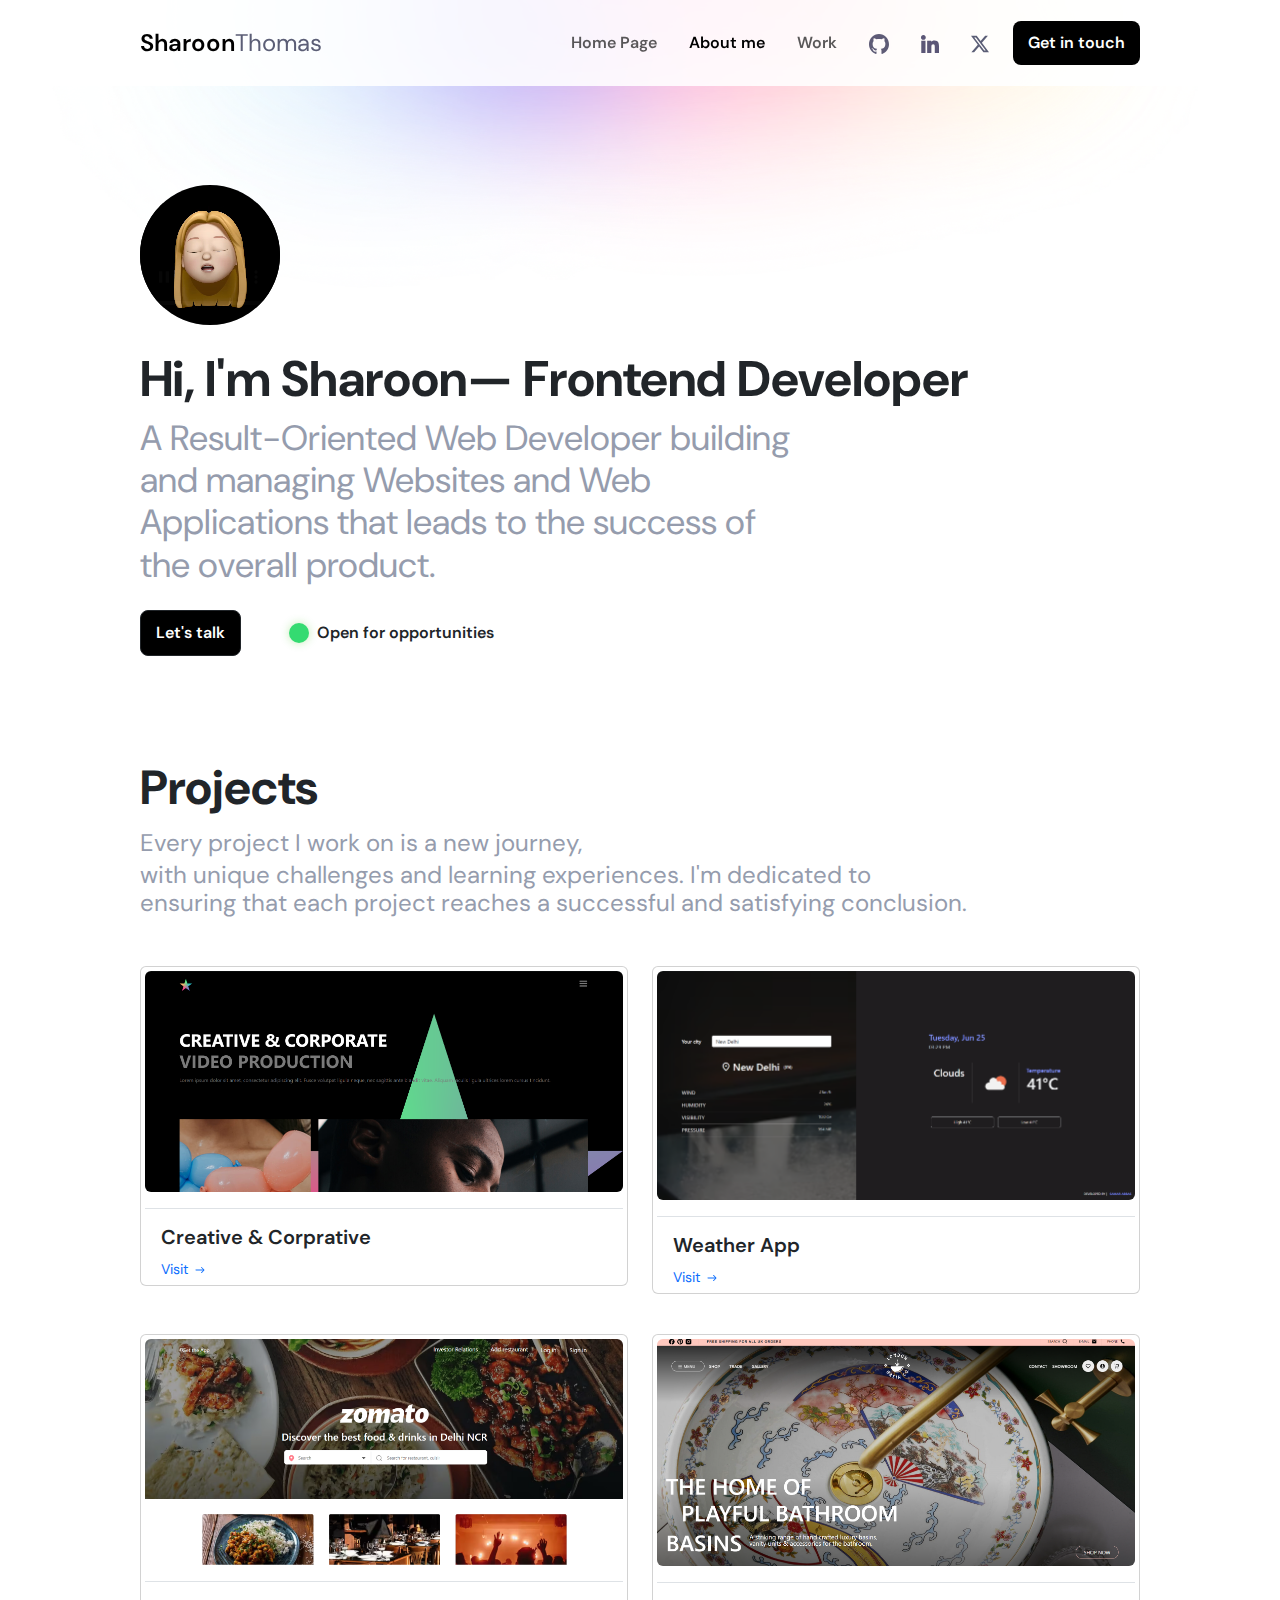
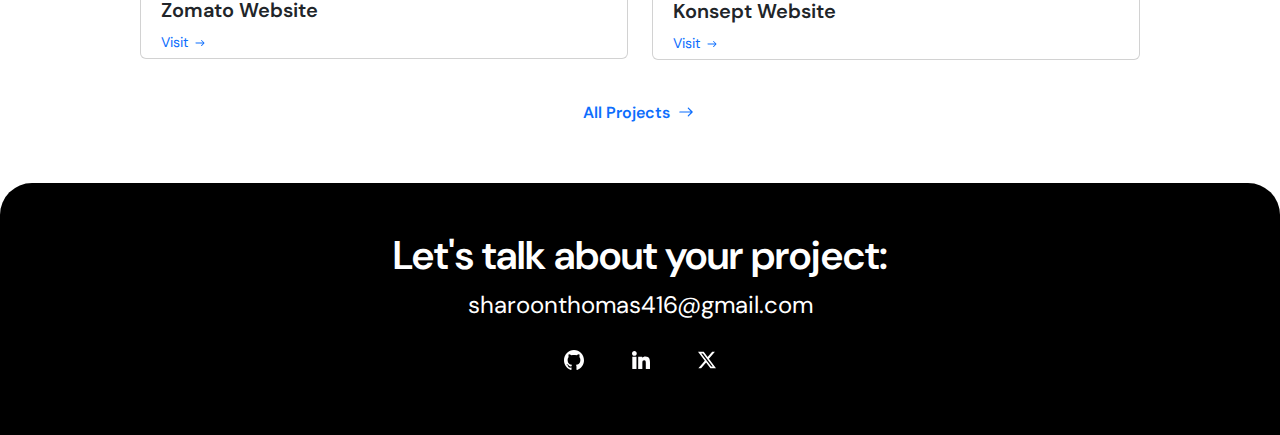
<file: index.html>
<!DOCTYPE html>
<html lang="en">

<head>
  <meta charset="UTF-8">
  <meta name="viewport" content="width=device-width, initial-scale=1.0">
  <title>portfolio</title>
  <link rel="icon" type="image/x-icon" href="/img/st logo.jpg">
  <!-- bootstrap -->
  <link href="https://cdn.jsdelivr.net/npm/bootstrap@5.3.3/dist/css/bootstrap.min.css" rel="stylesheet"
    integrity="sha384-QWTKZyjpPEjISv5WaRU9OFeRpok6YctnYmDr5pNlyT2bRjXh0JMhjY6hW+ALEwIH" crossorigin="anonymous">
  <script src="https://cdn.jsdelivr.net/npm/bootstrap@5.3.3/dist/js/bootstrap.bundle.min.js"
    integrity="sha384-YvpcrYf0tY3lHB60NNkmXc5s9fDVZLESaAA55NDzOxhy9GkcIdslK1eN7N6jIeHz"
    crossorigin="anonymous"></script>
  <!-- css -->
  <link rel="stylesheet" href="/assets/index.css">
  <!-- font -->
  <link rel="preconnect" href="https://fonts.googleapis.com">
  <link rel="preconnect" href="https://fonts.gstatic.com" crossorigin>
  <link
    href="https://fonts.googleapis.com/css2?family=DM+Sans:ital,opsz,wght@0,9..40,100..1000;1,9..40,100..1000&family=Plus+Jakarta+Sans:ital,wght@0,200..800;1,200..800&display=swap"
    rel="stylesheet">
</head>

<body class="main_bgimg">

      <!-- navbar -->
      <nav class="navbar navbar-expand-lg Nav_bar container-fluid ">
        <div class="container d-flex ">
          <a class="navbar-brand fs-4 primary_color" href="/index.html"><span
              class="fw-semibold fs-4 main_heading">Sharoon</span>Thomas</a>
          <button class="navbar-toggler" type="button" data-bs-toggle="collapse"
            data-bs-target="#navbarSupportedContent" aria-controls="navbarSupportedContent" aria-expanded="false"
            aria-label="Toggle navigation">
            <span class="navbar-toggler-icon"></span>
          </button>
          <div class="collapse navbar-collapse justify-content-end text-center" id="navbarSupportedContent">
            <span class="">
              <ul class="navbar-nav me-auto mb-2 mb-lg-0 fw-semibold primary_color gap-3">
                <li class="nav-item">
                  <a class="nav-link  " aria-current="page" href="/index.html">Home Page</a>
                </li>
                <li class="nav-item">
                  <a class="nav-link active" href="/assets/about.html">About me</a>
                </li>
                <li class="nav-itemm">
                  <a class="nav-link" href="/assets/work.html">Work</a>
                </li>
                <li class="nav-item">
                  <ul class="navbar-nav me-auto mb-2 mb-lg-0 gap-3 nav_icon">
                    <li class="nav-item">
                      <a class="nav-link" href="https://github.com/sharoonthomas1"><svg viewBox="0 0 20 20" version="1.1"  height="20px" width="20px" xmlns="http://www.w3.org/2000/svg" xmlns:xlink="http://www.w3.org/1999/xlink" fill="#5e5b76" stroke="#5e5b76"><g id="SVGRepo_bgCarrier" stroke-width="0"></g><g id="SVGRepo_tracerCarrier" stroke-linecap="round" stroke-linejoin="round"></g><g id="SVGRepo_iconCarrier"> <title>github [##5e5b76]</title> <desc>Created with Sketch.</desc> <defs> </defs> <g id="Page-1" stroke="none" stroke-width="1" fill="none" fill-rule="evenodd"> <g id="Dribbble-Light-Preview" transform="translate(-140.000000, -7559.000000)" fill="#5e5b76"> <g id="icons" transform="translate(56.000000, 160.000000)"> <path d="M94,7399 C99.523,7399 104,7403.59 104,7409.253 C104,7413.782 101.138,7417.624 97.167,7418.981 C96.66,7419.082 96.48,7418.762 96.48,7418.489 C96.48,7418.151 96.492,7417.047 96.492,7415.675 C96.492,7414.719 96.172,7414.095 95.813,7413.777 C98.04,7413.523 100.38,7412.656 100.38,7408.718 C100.38,7407.598 99.992,7406.684 99.35,7405.966 C99.454,7405.707 99.797,7404.664 99.252,7403.252 C99.252,7403.252 98.414,7402.977 96.505,7404.303 C95.706,7404.076 94.85,7403.962 94,7403.958 C93.15,7403.962 92.295,7404.076 91.497,7404.303 C89.586,7402.977 88.746,7403.252 88.746,7403.252 C88.203,7404.664 88.546,7405.707 88.649,7405.966 C88.01,7406.684 87.619,7407.598 87.619,7408.718 C87.619,7412.646 89.954,7413.526 92.175,7413.785 C91.889,7414.041 91.63,7414.493 91.54,7415.156 C90.97,7415.418 89.522,7415.871 88.63,7414.304 C88.63,7414.304 88.101,7413.319 87.097,7413.247 C87.097,7413.247 86.122,7413.234 87.029,7413.87 C87.029,7413.87 87.684,7414.185 88.139,7415.37 C88.139,7415.37 88.726,7417.2 91.508,7416.58 C91.513,7417.437 91.522,7418.245 91.522,7418.489 C91.522,7418.76 91.338,7419.077 90.839,7418.982 C86.865,7417.627 84,7413.783 84,7409.253 C84,7403.59 88.478,7399 94,7399" id="github-[##5e5b76]"> </path> </g> </g> </g> </g></svg></a>
                    </li>
                    <li class="nav-item">
                      <a class="nav-link active" aria-current="page" href="https://www.linkedin.com/in/sharoon-thomas-b87785320/"><svg fill="#5b5676" height="18px" width="18px" version="1.1" id="Layer_1" xmlns="http://www.w3.org/2000/svg" xmlns:xlink="http://www.w3.org/1999/xlink" viewBox="0 0 310 310" xml:space="preserve" stroke="#5b5676"><g id="SVGRepo_bgCarrier" stroke-width="0"></g><g id="SVGRepo_tracerCarrier" stroke-linecap="round" stroke-linejoin="round"></g><g id="SVGRepo_iconCarrier"> <g id="XMLID_801_"> <path id="XMLID_802_" d="M72.16,99.73H9.927c-2.762,0-5,2.239-5,5v199.928c0,2.762,2.238,5,5,5H72.16c2.762,0,5-2.238,5-5V104.73 C77.16,101.969,74.922,99.73,72.16,99.73z"></path> <path id="XMLID_803_" d="M41.066,0.341C18.422,0.341,0,18.743,0,41.362C0,63.991,18.422,82.4,41.066,82.4 c22.626,0,41.033-18.41,41.033-41.038C82.1,18.743,63.692,0.341,41.066,0.341z"></path> <path id="XMLID_804_" d="M230.454,94.761c-24.995,0-43.472,10.745-54.679,22.954V104.73c0-2.761-2.238-5-5-5h-59.599 c-2.762,0-5,2.239-5,5v199.928c0,2.762,2.238,5,5,5h62.097c2.762,0,5-2.238,5-5v-98.918c0-33.333,9.054-46.319,32.29-46.319 c25.306,0,27.317,20.818,27.317,48.034v97.204c0,2.762,2.238,5,5,5H305c2.762,0,5-2.238,5-5V194.995 C310,145.43,300.549,94.761,230.454,94.761z"></path> </g> </g></svg></a>
                    </li>
                    <li class="nav-item">
                      <a class="nav-link" href="#"><svg xmlns="http://www.w3.org/2000/svg" width="18" height="18"
                          fill="#5b5e76" class="bi bi-twitter-x" viewBox="0 0 16 16">
                          <path
                            d="M12.6.75h2.454l-5.36 6.142L16 15.25h-4.937l-3.867-5.07-4.425 5.07H.316l5.733-6.57L0 .75h5.063l3.495 4.633L12.601.75Zm-.86 13.028h1.36L4.323 2.145H2.865z" />
                        </svg></a>
                    </li>
                  </ul>
                </li>
              </ul>

            </span>
            <form class="d-flex align-items-center justify-content-center ps-3" role="search">
              <a class="btn1 btn-outline-dark  rounded-3 fw-semibold text-decoration-none" type="submit" href="/assets/contact.html">Get in touch</a>
            </form>
          </div>
        </div>
      </nav>

  <!-- heropage -->
  <div class="container">
    <div class="section position-relative">
      <div class="profile_img">
<!--        <img src="/images/mf-avatar.svg " alt="" class="image-fluid profile_img"> -->
            <video 
        class="main-team__face-video" 
        loop 
        muted 
       autoplay
        playsinline 
        preload="none" 
        controls>
          <source src="images/avtar video.mp4" type="video/mp4" >
       
      </video>
      </div>
      <h1 class="fw-bolder pt-4 main_txt" style="font-size: 50px;">Hi, I'm Sharoon— Frontend Developer</h1>
      <div class="text_sec">
        <h1 class="heading_  fw-normal mb-0">A Result-Oriented Web Developer building and managing Websites and Web Applications that leads to the success of the overall product.</h1>
        <!-- <h1 class="heading_ fw-semibold mb-0">scratch and improve existing ones.</h1> -->
<!--         <div class="d-flex">
          <span class="heading_  fw-normal">I specialize in:</span>
          <div class="content-para text-white ps-2">
            <div class="content-list text-dark fs-1 fw-semibold">
              <p>web platforms</p>
              <p>responsive websites</p>
              <p>landing Page</p>
            </div>
          </div>
        </div> -->
        <!-- <h1 class="heading_ fs-1 fw-semibold">that make a profit or enhance business.</h1> -->
        <div class="pt-4 d-flex gap-5 align-items-center button_sec">
          <a class="btn btn-outline-dark btn rounded-3 fw-semibold" type="submit" href="/assets/contact.html">Let's talk</a>
          <div class="d-flex align-items-center content_oper">
            <div class="circle"></div>
            <span class="ms-2  fw-semibold">Open for opportunities</span>
          </div>
        </div>
      </div>
      <!-- <div class="content_sec">
    <img src="/images/box.svg" alt="">
      </div> -->
    </div>
    <!-- portfolio -->
    <div class="section2">
      <h1 class="fw-bolder pt-5" style="font-size: 48px;"  > Projects</h1>
      <span class=" fs-4 fw-normal portfolio_heading">Every project I work on is a new journey,</span>
      <h4 class="fs-4 fw-normal portfolio_heading">with unique challenges and learning experiences. I'm dedicated to <br>ensuring that each project reaches a successful and satisfying conclusion.</h4>
      <div class="row mt-5">
        <div class="col-sm-12 col-lg-6">
          <div class="card rounded-2 p-1 mb-3 wrap " >
            <img src="/images/animated (1).png" class="card-img-top rounded-2 " alt="..." >
            <div class="card-body pb-0 border-top mt-3">
              <h5 class="card-title  fw-semibold">Creative & Corprative</h5>
                <a class="card-text text-decoration-none"  target="_blank" href="https://creative-website-alpha.vercel.app"><small>Visit</small> 
                  <span><svg stroke="currentColor" fill="currentColor" stroke-width="0" viewBox="0 0 512 512" height="1em" width="1em" xmlns="http://www.w3.org/2000/svg"><path d="M295.6 163.7c-5.1 5-5.1 13.3-.1 18.4l60.8 60.9H124.9c-7.1 0-12.9 5.8-12.9 13s5.8 13 12.9 13h231.3l-60.8 60.9c-5 5.1-4.9 13.3.1 18.4 5.1 5 13.2 5 18.3-.1l82.4-83c1.1-1.2 2-2.5 2.7-4.1.7-1.6 1-3.3 1-5 0-3.4-1.3-6.6-3.7-9.1l-82.4-83c-4.9-5.2-13.1-5.3-18.2-.3z"></path></svg></span></a>
            </div>
          </div>
        </div>
        <div class="col-sm-12 col-lg-6">
          <div class="card rounded-2 p-1 mb-3 wrap " >
            <img src="/images/weather.png" class="card-img-top rounded-2" alt="..." >
            <div class="card-body pb-0 border-top mt-3">
              <h5 class="card-title  fw-semibold">Weather App</h5>
                <a class="card-text text-decoration-none"  target="_blank" href="https://weather-app-nine-sigma.vercel.app"><small>Visit</small> 
                  <span><svg stroke="currentColor" fill="currentColor" stroke-width="0" viewBox="0 0 512 512" height="1em" width="1em" xmlns="http://www.w3.org/2000/svg"><path d="M295.6 163.7c-5.1 5-5.1 13.3-.1 18.4l60.8 60.9H124.9c-7.1 0-12.9 5.8-12.9 13s5.8 13 12.9 13h231.3l-60.8 60.9c-5 5.1-4.9 13.3.1 18.4 5.1 5 13.2 5 18.3-.1l82.4-83c1.1-1.2 2-2.5 2.7-4.1.7-1.6 1-3.3 1-5 0-3.4-1.3-6.6-3.7-9.1l-82.4-83c-4.9-5.2-13.1-5.3-18.2-.3z"></path></svg></span></a>
            </div>
          </div>
        </div>
        <div class="col-sm-12 col-lg-6  mt-4">
          <div class="card rounded-2 p-1 mb-3 wrap " >
            <img src="/images/zomato.png" class="card-img-top rounded-2" alt="..." >
            <div class="card-body pb-0 border-top mt-3">
              <h5 class="card-title  fw-semibold">Zomato Website</h5>
                <a class="card-text text-decoration-none"  target="_blank" href="https://zomato-website1.vercel.app"><small>Visit</small> 
                  <span><svg stroke="currentColor" fill="currentColor" stroke-width="0" viewBox="0 0 512 512" height="1em" width="1em" xmlns="http://www.w3.org/2000/svg"><path d="M295.6 163.7c-5.1 5-5.1 13.3-.1 18.4l60.8 60.9H124.9c-7.1 0-12.9 5.8-12.9 13s5.8 13 12.9 13h231.3l-60.8 60.9c-5 5.1-4.9 13.3.1 18.4 5.1 5 13.2 5 18.3-.1l82.4-83c1.1-1.2 2-2.5 2.7-4.1.7-1.6 1-3.3 1-5 0-3.4-1.3-6.6-3.7-9.1l-82.4-83c-4.9-5.2-13.1-5.3-18.2-.3z"></path></svg></span></a>
            </div>
          </div>
        </div>
        <div class="col-sm-12 col-lg-6 mt-4">
          <div class="card rounded-2 p-1 mb-3 wrap " >
            <img src="/images/ecomerce.png" class="card-img-top rounded-2" alt="...">
            <div class="card-body pb-0 border-top mt-3">
              <h5 class="card-title  fw-semibold">Konsept Website</h5>
                <a class="card-text text-decoration-none"  target="_blank" href="https://ecommerce-website-chi-murex.vercel.app"><small>Visit</small> 
                  <span><svg stroke="currentColor" fill="currentColor" stroke-width="0" viewBox="0 0 512 512" height="1em" width="1em" xmlns="http://www.w3.org/2000/svg"><path d="M295.6 163.7c-5.1 5-5.1 13.3-.1 18.4l60.8 60.9H124.9c-7.1 0-12.9 5.8-12.9 13s5.8 13 12.9 13h231.3l-60.8 60.9c-5 5.1-4.9 13.3.1 18.4 5.1 5 13.2 5 18.3-.1l82.4-83c1.1-1.2 2-2.5 2.7-4.1.7-1.6 1-3.3 1-5 0-3.4-1.3-6.6-3.7-9.1l-82.4-83c-4.9-5.2-13.1-5.3-18.2-.3z"></path></svg></span></a>
            </div>
          </div>
        </div>
      </div>
       <div class="d-flex justify-content-center pt-3 "><a href="/assets/work.html"><button class="fw-semibold text-primary bg-transparent p-0 border-0">All Projects <span class="fs-4"><svg stroke="currentColor" fill="currentColor" stroke-width="0" viewBox="0 0 512 512" height="1em" width="1em" xmlns="http://www.w3.org/2000/svg"><path d="M295.6 163.7c-5.1 5-5.1 13.3-.1 18.4l60.8 60.9H124.9c-7.1 0-12.9 5.8-12.9 13s5.8 13 12.9 13h231.3l-60.8 60.9c-5 5.1-4.9 13.3.1 18.4 5.1 5 13.2 5 18.3-.1l82.4-83c1.1-1.2 2-2.5 2.7-4.1.7-1.6 1-3.3 1-5 0-3.4-1.3-6.6-3.7-9.1l-82.4-83c-4.9-5.2-13.1-5.3-18.2-.3z"></path></svg></span></button></a></div>
      
    </div>
  </div>

  <!-- end sec -->
<!--   <div class="container-fluid last_sec mt-5">
    <div class="container pt-5 pb-5 ">
      <h1 class="fw-bolder pt-5 portfolio_heading heading_last_  portfolio_heading2" style="font-size: 48px;">What I can do for you</h1>
      <div class="row mt-1 mb-5  gy-5">
        <div class="col-sm-12 col-md-12 col-lg-12 col-xl-4">
          <h3>For businesses</h3>
          <span class="fs-5 fw-semibold portfolio_heading">I design interfaces that are user-friendly and valuable for customers, while also being straightforward for engineers to implement.</span>
        </div>
        <div class="col-sm-12 col-md-12 col-lg-12 col-xl-4">
          <h3>For Startups</h3>
          <span class=" fs-5 fw-semibold portfolio_heading">I help bring ideas to life by building clean, efficient, and scalable web solutions from the ground up.</span>
        </div>
        <div class="col-sm-12 col-md-12 col-lg-12 col-xl-4 ">
          <h3>For Agencies</h3>
          <span class=" fs-5 fw-semibold portfolio_heading">I collaborate to create visually appealing and functional websites that resonate with the target audience./span>
        </div>
      </div>
    </div>
  </div> -->
  <!-- footer -->
  <div class="container-fluid footer_bg">
    <div class="text-center">
      <h1 class="fw-semibold pt-5 text-white fs-1">Let's talk about your project:</h1>
      <span class="fw-normal text-white fs-4 pt-5">sharoonthomas416@gmail.com</span>
      <div class="d-flex justify-content-center align-items-center gap-5 p-4">
        <a class="nav-link" href="https://github.com/sharoonthomas1"><svg viewBox="0 0 20 20" height="20px" width="20px" version="1.1" xmlns="http://www.w3.org/2000/svg" xmlns:xlink="http://www.w3.org/1999/xlink" fill="#000000"><g id="SVGRepo_bgCarrier" stroke-width="0"></g><g id="SVGRepo_tracerCarrier" stroke-linecap="round" stroke-linejoin="round"></g><g id="SVGRepo_iconCarrier"> <title>github [#fff142]</title> <desc>Created with Sketch.</desc> <defs> </defs> <g id="Page-1" stroke="none" stroke-width="1" fill="none" fill-rule="evenodd"> <g id="Dribbble-Light-Preview" transform="translate(-140.000000, -7559.000000)" fill="#fff"> <g id="icons" transform="translate(56.000000, 160.000000)"> <path d="M94,7399 C99.523,7399 104,7403.59 104,7409.253 C104,7413.782 101.138,7417.624 97.167,7418.981 C96.66,7419.082 96.48,7418.762 96.48,7418.489 C96.48,7418.151 96.492,7417.047 96.492,7415.675 C96.492,7414.719 96.172,7414.095 95.813,7413.777 C98.04,7413.523 100.38,7412.656 100.38,7408.718 C100.38,7407.598 99.992,7406.684 99.35,7405.966 C99.454,7405.707 99.797,7404.664 99.252,7403.252 C99.252,7403.252 98.414,7402.977 96.505,7404.303 C95.706,7404.076 94.85,7403.962 94,7403.958 C93.15,7403.962 92.295,7404.076 91.497,7404.303 C89.586,7402.977 88.746,7403.252 88.746,7403.252 C88.203,7404.664 88.546,7405.707 88.649,7405.966 C88.01,7406.684 87.619,7407.598 87.619,7408.718 C87.619,7412.646 89.954,7413.526 92.175,7413.785 C91.889,7414.041 91.63,7414.493 91.54,7415.156 C90.97,7415.418 89.522,7415.871 88.63,7414.304 C88.63,7414.304 88.101,7413.319 87.097,7413.247 C87.097,7413.247 86.122,7413.234 87.029,7413.87 C87.029,7413.87 87.684,7414.185 88.139,7415.37 C88.139,7415.37 88.726,7417.2 91.508,7416.58 C91.513,7417.437 91.522,7418.245 91.522,7418.489 C91.522,7418.76 91.338,7419.077 90.839,7418.982 C86.865,7417.627 84,7413.783 84,7409.253 C84,7403.59 88.478,7399 94,7399" id="github-[#fff142]"> </path> </g> </g> </g> </g></svg></a>
        <a class="nav-link" href="https://www.linkedin.com/in/sharoon-thomas-b87785320/"><svg fill="#FFF" height="18px" width="18px" version="1.1" id="Layer_1" xmlns="http://www.w3.org/2000/svg" xmlns:xlink="http://www.w3.org/1999/xlink" viewBox="0 0 310 310" xml:space="preserve" stroke="#5b5676"><g id="SVGRepo_bgCarrier" stroke-width="0"></g><g id="SVGRepo_tracerCarrier" stroke-linecap="round" stroke-linejoin="round"></g><g id="SVGRepo_iconCarrier"> <g id="XMLID_801_"> <path id="XMLID_802_" d="M72.16,99.73H9.927c-2.762,0-5,2.239-5,5v199.928c0,2.762,2.238,5,5,5H72.16c2.762,0,5-2.238,5-5V104.73 C77.16,101.969,74.922,99.73,72.16,99.73z"></path> <path id="XMLID_803_" d="M41.066,0.341C18.422,0.341,0,18.743,0,41.362C0,63.991,18.422,82.4,41.066,82.4 c22.626,0,41.033-18.41,41.033-41.038C82.1,18.743,63.692,0.341,41.066,0.341z"></path> <path id="XMLID_804_" d="M230.454,94.761c-24.995,0-43.472,10.745-54.679,22.954V104.73c0-2.761-2.238-5-5-5h-59.599 c-2.762,0-5,2.239-5,5v199.928c0,2.762,2.238,5,5,5h62.097c2.762,0,5-2.238,5-5v-98.918c0-33.333,9.054-46.319,32.29-46.319 c25.306,0,27.317,20.818,27.317,48.034v97.204c0,2.762,2.238,5,5,5H305c2.762,0,5-2.238,5-5V194.995 C310,145.43,300.549,94.761,230.454,94.761z"></path> </g> </g></svg></a> 
        <a class="nav-link" href="#"><svg xmlns="http://www.w3.org/2000/svg" width="18" height="18"
          fill="#fff" class="bi bi-twitter-x" viewBox="0 0 16 16">
          <path
            d="M12.6.75h2.454l-5.36 6.142L16 15.25h-4.937l-3.867-5.07-4.425 5.07H.316l5.733-6.57L0 .75h5.063l3.495 4.633L12.601.75Zm-.86 13.028h1.36L4.323 2.145H2.865z" />
        </svg></a>
      </div>
    </div>
  </div>















<script></script>
</body>

</html>
</file>
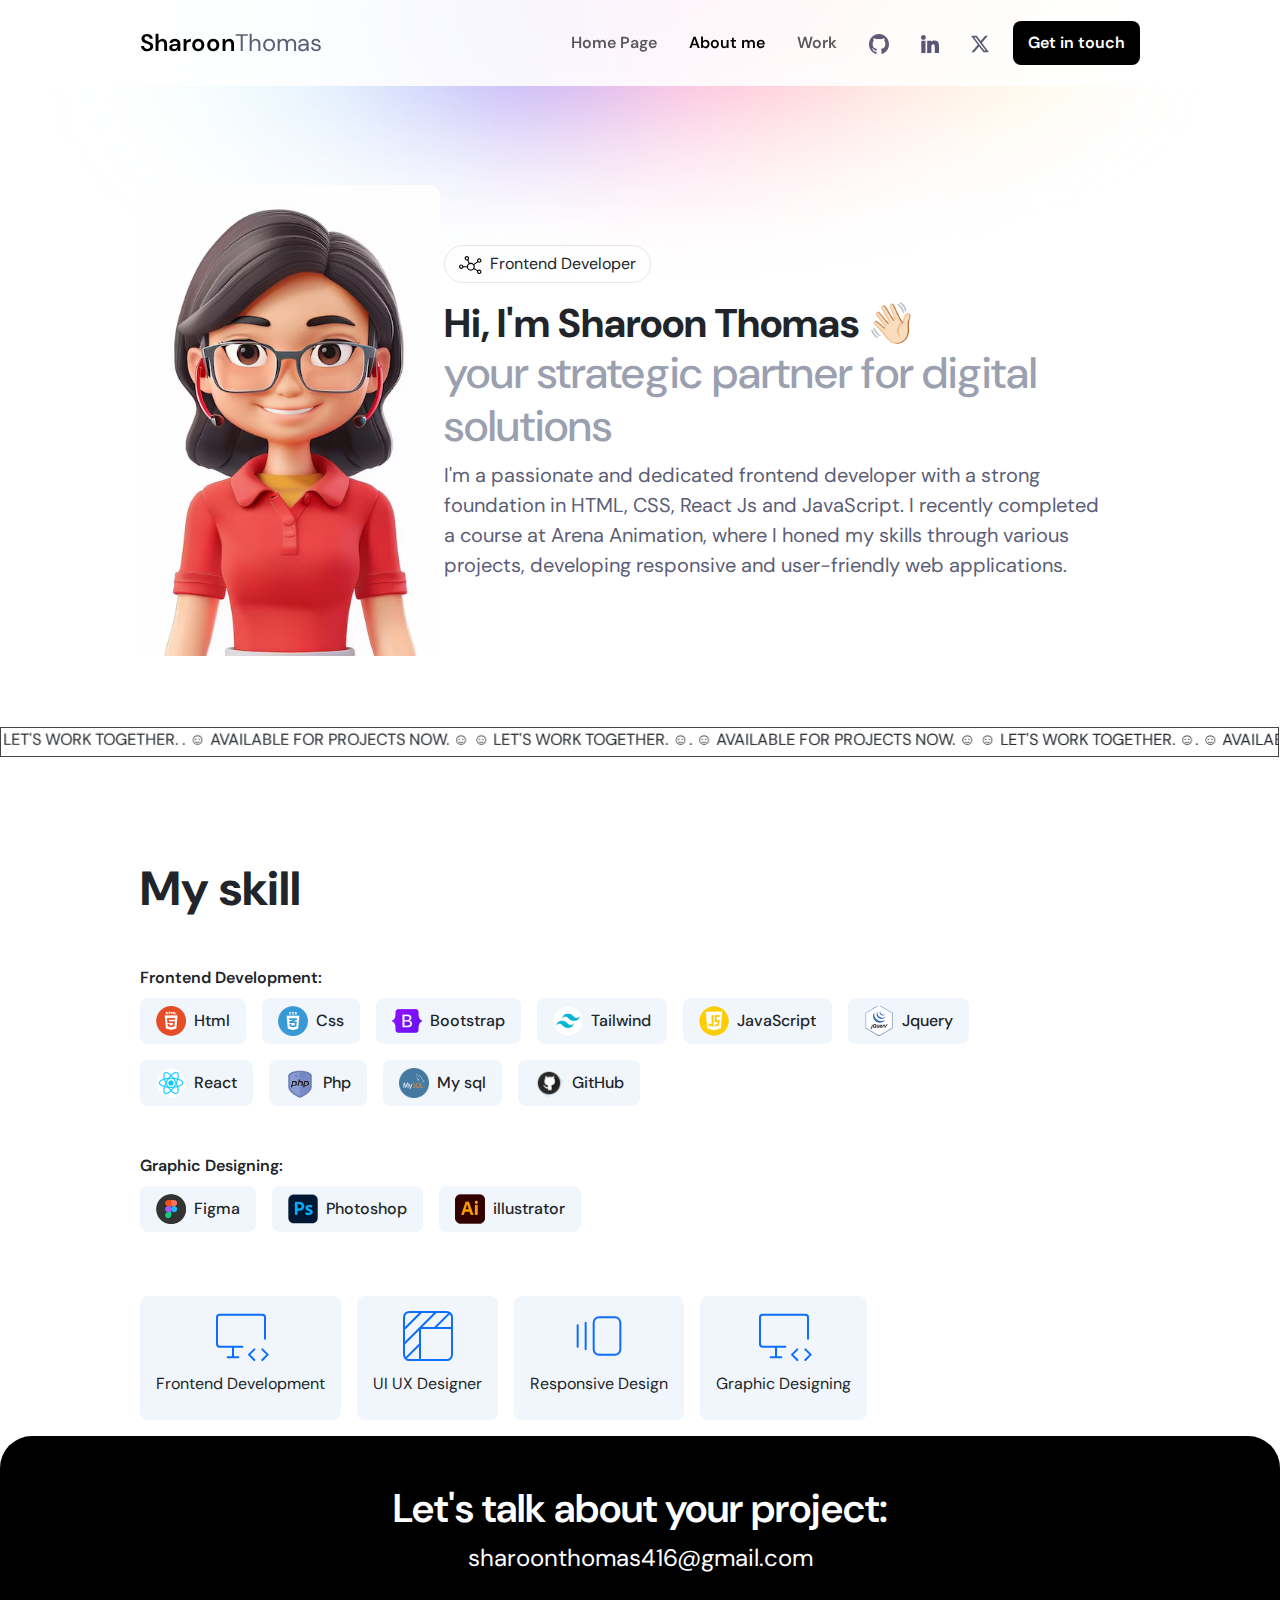
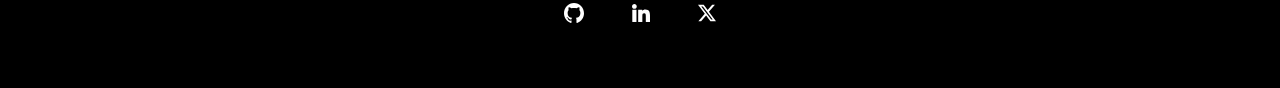
<file: assets/about.html>
<!DOCTYPE html>
<html lang="en">

<head>
  <meta charset="UTF-8">
  <meta name="viewport" content="width=device-width, initial-scale=1.0">
  <title>about me</title>
  <link rel="icon" type="image/x-icon" href="/img/st logo.jpg">
  <script src="https://code.jquery.com/jquery-3.6.0.min.js"></script>
<script src="https://cdnjs.cloudflare.com/ajax/libs/gsap/3.11.0/gsap.min.js"></script>

  <!-- bootstrap -->
  <link href="https://cdn.jsdelivr.net/npm/bootstrap@5.3.3/dist/css/bootstrap.min.css" rel="stylesheet"
    integrity="sha384-QWTKZyjpPEjISv5WaRU9OFeRpok6YctnYmDr5pNlyT2bRjXh0JMhjY6hW+ALEwIH" crossorigin="anonymous">
  <script src="https://cdn.jsdelivr.net/npm/bootstrap@5.3.3/dist/js/bootstrap.bundle.min.js"
    integrity="sha384-YvpcrYf0tY3lHB60NNkmXc5s9fDVZLESaAA55NDzOxhy9GkcIdslK1eN7N6jIeHz"
    crossorigin="anonymous"></script>
  <!-- css -->
  <link rel="stylesheet" href="/assets/index.css">
  <!-- font -->
  <link rel="preconnect" href="https://fonts.googleapis.com">
  <link rel="preconnect" href="https://fonts.gstatic.com" crossorigin>
  <link
    href="https://fonts.googleapis.com/css2?family=DM+Sans:ital,opsz,wght@0,9..40,100..1000;1,9..40,100..1000&family=Plus+Jakarta+Sans:ital,wght@0,200..800;1,200..800&display=swap"
    rel="stylesheet">
</head>

<body class="main_bgimg">

  <!-- navbar -->
  <nav class="navbar navbar-expand-lg Nav_bar container-fluid ">
    <div class="container d-flex ">
      <a class="navbar-brand fs-4 primary_color" href="/index.html"><span
          class="fw-semibold fs-4 main_heading">Sharoon</span>Thomas</a>
      <button class="navbar-toggler" type="button" data-bs-toggle="collapse"
        data-bs-target="#navbarSupportedContent" aria-controls="navbarSupportedContent" aria-expanded="false"
        aria-label="Toggle navigation">
        <span class="navbar-toggler-icon"></span>
      </button>
      <div class="collapse navbar-collapse justify-content-end text-center" id="navbarSupportedContent">
        <span class="">
          <ul class="navbar-nav me-auto mb-2 mb-lg-0 fw-semibold primary_color gap-3">
            <li class="nav-item">
              <a class="nav-link  " aria-current="page" href="/index.html">Home Page</a>
            </li>
            <li class="nav-item">
              <a class="nav-link active" href="/assets/about.html">About me</a>
            </li>
            <li class="nav-itemm">
              <a class="nav-link" href="/assets/work.html">Work</a>
            </li>
            <li class="nav-item">
              <ul class="navbar-nav me-auto mb-2 mb-lg-0 gap-3 nav_icon">
                <li class="nav-item">
                  <a class="nav-link" href="https://github.com/sharoonthomas1"><svg viewBox="0 0 20 20" version="1.1"  height="20px" width="20px" xmlns="http://www.w3.org/2000/svg" xmlns:xlink="http://www.w3.org/1999/xlink" fill="#5e5b76" stroke="#5e5b76"><g id="SVGRepo_bgCarrier" stroke-width="0"></g><g id="SVGRepo_tracerCarrier" stroke-linecap="round" stroke-linejoin="round"></g><g id="SVGRepo_iconCarrier"> <title>github [##5e5b76]</title> <desc>Created with Sketch.</desc> <defs> </defs> <g id="Page-1" stroke="none" stroke-width="1" fill="none" fill-rule="evenodd"> <g id="Dribbble-Light-Preview" transform="translate(-140.000000, -7559.000000)" fill="#5e5b76"> <g id="icons" transform="translate(56.000000, 160.000000)"> <path d="M94,7399 C99.523,7399 104,7403.59 104,7409.253 C104,7413.782 101.138,7417.624 97.167,7418.981 C96.66,7419.082 96.48,7418.762 96.48,7418.489 C96.48,7418.151 96.492,7417.047 96.492,7415.675 C96.492,7414.719 96.172,7414.095 95.813,7413.777 C98.04,7413.523 100.38,7412.656 100.38,7408.718 C100.38,7407.598 99.992,7406.684 99.35,7405.966 C99.454,7405.707 99.797,7404.664 99.252,7403.252 C99.252,7403.252 98.414,7402.977 96.505,7404.303 C95.706,7404.076 94.85,7403.962 94,7403.958 C93.15,7403.962 92.295,7404.076 91.497,7404.303 C89.586,7402.977 88.746,7403.252 88.746,7403.252 C88.203,7404.664 88.546,7405.707 88.649,7405.966 C88.01,7406.684 87.619,7407.598 87.619,7408.718 C87.619,7412.646 89.954,7413.526 92.175,7413.785 C91.889,7414.041 91.63,7414.493 91.54,7415.156 C90.97,7415.418 89.522,7415.871 88.63,7414.304 C88.63,7414.304 88.101,7413.319 87.097,7413.247 C87.097,7413.247 86.122,7413.234 87.029,7413.87 C87.029,7413.87 87.684,7414.185 88.139,7415.37 C88.139,7415.37 88.726,7417.2 91.508,7416.58 C91.513,7417.437 91.522,7418.245 91.522,7418.489 C91.522,7418.76 91.338,7419.077 90.839,7418.982 C86.865,7417.627 84,7413.783 84,7409.253 C84,7403.59 88.478,7399 94,7399" id="github-[##5e5b76]"> </path> </g> </g> </g> </g></svg></a>
                </li>
                <li class="nav-item">
                  <a class="nav-link active" aria-current="page" href="https://www.linkedin.com/in/sharoon-thomas-b87785320/"><svg fill="#5b5676" height="18px" width="18px" version="1.1" id="Layer_1" xmlns="http://www.w3.org/2000/svg" xmlns:xlink="http://www.w3.org/1999/xlink" viewBox="0 0 310 310" xml:space="preserve" stroke="#5b5676"><g id="SVGRepo_bgCarrier" stroke-width="0"></g><g id="SVGRepo_tracerCarrier" stroke-linecap="round" stroke-linejoin="round"></g><g id="SVGRepo_iconCarrier"> <g id="XMLID_801_"> <path id="XMLID_802_" d="M72.16,99.73H9.927c-2.762,0-5,2.239-5,5v199.928c0,2.762,2.238,5,5,5H72.16c2.762,0,5-2.238,5-5V104.73 C77.16,101.969,74.922,99.73,72.16,99.73z"></path> <path id="XMLID_803_" d="M41.066,0.341C18.422,0.341,0,18.743,0,41.362C0,63.991,18.422,82.4,41.066,82.4 c22.626,0,41.033-18.41,41.033-41.038C82.1,18.743,63.692,0.341,41.066,0.341z"></path> <path id="XMLID_804_" d="M230.454,94.761c-24.995,0-43.472,10.745-54.679,22.954V104.73c0-2.761-2.238-5-5-5h-59.599 c-2.762,0-5,2.239-5,5v199.928c0,2.762,2.238,5,5,5h62.097c2.762,0,5-2.238,5-5v-98.918c0-33.333,9.054-46.319,32.29-46.319 c25.306,0,27.317,20.818,27.317,48.034v97.204c0,2.762,2.238,5,5,5H305c2.762,0,5-2.238,5-5V194.995 C310,145.43,300.549,94.761,230.454,94.761z"></path> </g> </g></svg></a>
                </li>
                <li class="nav-item">
                  <a class="nav-link" href="#"><svg xmlns="http://www.w3.org/2000/svg" width="18" height="18"
                      fill="#5b5e76" class="bi bi-twitter-x" viewBox="0 0 16 16">
                      <path
                        d="M12.6.75h2.454l-5.36 6.142L16 15.25h-4.937l-3.867-5.07-4.425 5.07H.316l5.733-6.57L0 .75h5.063l3.495 4.633L12.601.75Zm-.86 13.028h1.36L4.323 2.145H2.865z" />
                    </svg></a>
                </li>
              </ul>
            </li>
          </ul>

        </span>
        <form class="d-flex align-items-center justify-content-center ps-3" role="search">
          <a class="btn1
            btn-outline-dark  rounded-3 fw-semibold text-decoration-none" type="submit" href="/assets/contact.html">Get in touch</a>
        </form>
      </div>
    </div>
  </nav>

  <!-- heropage -->
  <div class="container">
    <div class="section ">
      <div class="row align-items-center about_sec">
        <div class="col-sm-12 col-md-4 col-lg-4 me-5 col-xl-3 center_img">
          <img src="/images/girl_working.avif" alt="" class="prodile_about2 ">
     <div class="profile_img2">
            <div class="profile_img">
              <video 
              class="main-team__face-video" 
              loop 
              muted 
              playsinline 
              preload="none" 
              autoplay
              controls>
                <source src="/images/avtar video2.mp4" type="video/mp4" >
                
            </video>
          
            </div>
          </div>
        </div>
        <div class="col-sm-12 col-md-12 col-lg-7 col-xl-8">
          <div class="d-flex content gap-2 ">
            <div><svg class="svg-inline--fa fa-chart-network fa-3x" height="18" aria-hidden="true" focusable="false" data-prefix="fal" data-icon="chart-network" role="img" xmlns="http://www.w3.org/2000/svg" viewBox="0 0 640 512" data-fa-i2svg=""><path fill="black" d="M224 32a32 32 0 1 1 0 64 32 32 0 1 1 0-64zm0 96c4.5 0 8.9-.5 13.1-1.3l38.1 83.2c-26.6 17.2-45.4 45.4-50.1 78.1L126 288c-7.1-27.6-32.2-48-62-48c-35.3 0-64 28.7-64 64s28.7 64 64 64c29.8 0 54.9-20.4 62-48l99.2 0c7.8 54.3 54.4 96 110.9 96c35 0 66.3-16.1 86.8-41.2l91.8 55.1c-1.7 5.8-2.6 11.9-2.6 18.2c0 35.3 28.7 64 64 64s64-28.7 64-64s-28.7-64-64-64c-17.5 0-33.4 7-44.9 18.4l-91.8-55.1c5.6-13.3 8.7-28 8.7-43.3c0-18.7-4.6-36.3-12.7-51.8l101.8-73.3c10.8 8.2 24.2 13.1 38.8 13.1c35.3 0 64-28.7 64-64s-28.7-64-64-64s-64 28.7-64 64c0 9.1 1.9 17.8 5.4 25.7L416.6 226.2c-20.4-21.1-49-34.2-80.6-34.2c-11 0-21.6 1.6-31.7 4.5l-38.5-84.1C279.4 100.7 288 83.4 288 64c0-35.3-28.7-64-64-64s-64 28.7-64 64s28.7 64 64 64zM576 96a32 32 0 1 1 0 64 32 32 0 1 1 0-64zM544 448a32 32 0 1 1 64 0 32 32 0 1 1 -64 0zM64 272a32 32 0 1 1 0 64 32 32 0 1 1 0-64zm272-48a80 80 0 1 1 0 160 80 80 0 1 1 0-160z"></path></svg></div>
            <div>Frontend Developer</div>
          </div>
          <h1 class="fw-bolder fs-1 pt-3 mb-0 main_title">Hi, I'm Sharoon Thomas 👋🏻</h1>
          <h1 class="herosec_about">your strategic partner for digital solutions</h1>
          <p class="lead fw-normal primary_color">I'm a passionate and dedicated frontend developer with a strong foundation in HTML, CSS, React Js and JavaScript. I recently completed a course at Arena Animation, where I honed my skills through various projects, developing responsive and user-friendly web applications.
        </div>
      </div>
    </div>
  </div>
<!-- section-1 -->
 <div class=" mt-3 section2">
<div class="tickerwrapper">
  <ul class='list'>
     <li class='listitem'>
       <span>☺ LET'S WORK TOGETHER. .          ☺ AVAILABLE FOR PROJECTS NOW. ☺         ☺ LET'S WORK TOGETHER. ☺.          ☺ AVAILABLE FOR PROJECTS NOW. ☺          ☺ LET'S WORK TOGETHER. ☺.          ☺ AVAILABLE FOR PROJECTS NOW. ☺         ☺ LET'S WORK TOGETHER. ☺. ☺ AVAILABLE FOR PROJECTS NOW. ☺ ☺ LET'S WORK TOGETHER. ☺. ☺ AVAILABLE FOR PROJECTS NOW. ☺</span>
     </li>
 </ul>
</div>
 </div>
  <!-- section-2 -->
<!--   <div class="container-fluid last_sec mt-5">
    <div class="container pt-5 pb-5 ">
      <h1 class="fw-bolder pt-5 portfolio_heading portfolio_heading2" style="font-size: 48px;">What I can do for you</h1>
      <div class="row mt-3 mb-5  gy-5">
        <div class="col-sm-12 col-md-12 col-lg-12 col-xl-4">
          <h3>For businesses</h3>
          <span class="fs-5 fw-semibold portfolio_heading">I design interfaces that are user-friendly and valuable for customers, while also being straightforward for engineers to implement.</span>
        </div>
        <div class="col-sm-12 col-md-12 col-lg-12 col-xl-4">
          <h3>For Startups</h3>
          <span class=" fs-5 fw-semibold portfolio_heading">I help bring ideas to life by building clean, efficient, and scalable web solutions from the ground up.</span>
        </div>
        <div class="col-sm-12 col-md-12 col-lg-12 col-xl-4 ">
          <h3>For Agencies</h3>
          <span class=" fs-5 fw-semibold portfolio_heading">I collaborate to create visually appealing and functional websites that resonate with the target audience./span>
        </div>
      </div>
    </div>
  </div> -->
  <!--  -->
  <!-- slill section -->
  <div class="container pb-3">
    <h1 class="fw-bolder pt-5  skill-heading" style="font-size: 48px;">My skill</h1>
    <p class="fw-semibold mt-5 mb-2"> Frontend Development:</p>
      <div class=" d-flex gap-3 flex-wrap">
        <div class="d-flex align-items-center gap-2 skill_icon">
          <img src="/images/html.png" alt="" width="30" height="30">
          <h6 class="mb-0">Html</h6>
        </div>
        <div class="d-flex align-items-center gap-2 skill_icon">
          <img src="/images/css.png" alt="" width="30" height="30">
          <h6 class="mb-0">Css</h6>
        </div>
        <div class="d-flex align-items-center gap-2 skill_icon">
          <img src="/images/bootstrap.png" alt="" width="30" height="30">
          <h6 class="mb-0">Bootstrap</h6>
        </div>
        <div class="d-flex align-items-center gap-2 skill_icon">
          <img src="/images/tailwind.png" alt="" width="30" height="30">
          <h6 class="mb-0">Tailwind</h6>
        </div>
        <div class="d-flex align-items-center gap-2 skill_icon">
          <img src="/images/js.png" alt="" width="30" height="30">
          <h6 class="mb-0">JavaScript</h6>
        </div>
        <div class="d-flex align-items-center gap-2 skill_icon">
          <img src="/images/jquery.png" alt="" width="30" height="30">
          <h6 class="mb-0">Jquery</h6>
        </div>
      </div>
      <div class=" d-flex gap-3 flex-wrap mt-3">
        <div class="d-flex align-items-center gap-2 skill_icon">
          <img src="/images/react (1).png" alt="" width="30" height="30">
          <h6 class="mb-0">React</h6>
        </div>
        <div class="d-flex align-items-center gap-2 skill_icon">
          <img src="/images/php2.png" alt="" width="30" height="30">
          <h6 class="mb-0">Php</h6>
        </div>
        <div class="d-flex align-items-center gap-2 skill_icon">
          <img src="/images/sql-logo.png" alt="" width="30" height="30">
          <h6 class="mb-0">My sql</h6>
        </div>
            <div class="d-flex align-items-center gap-2 skill_icon">
          <img src="/images/GitHub.png" alt="" width="30" height="30">
          <h6 class="mb-0">GitHub</h6>
        </div>
      </div>

<!--  -->
<p class="fw-semibold mt-5 mb-2">Graphic Designing:</p>
<div class=" d-flex gap-3 flex-wrap">
  <div class="d-flex align-items-center gap-2 skill_icon">
    <img src="/images/figma.png" alt="" width="30" height="30">
    <h6 class="mb-0">Figma</h6>
  </div>
  <div class="d-flex align-items-center gap-2 skill_icon">
    <img src="/images/photoshop.png" alt="" width="30" height="30">
    <h6 class="mb-0">Photoshop</h6>
  </div>
  <div class="d-flex align-items-center gap-2 skill_icon">
    <img src="/images/illustrator.png" alt="" width="30" height="30">
    <h6 class="mb-0">illustrator</h6>
  </div>
</div>
<!--  -->
<!-- <p class="fw-semibold mt-5 mb-2">UX frameworks & Skills:</p> -->
<div class=" d-flex gap-3 flex-wrap pt-5 mt-3">
  <div class="d-flex align-items-center gap-2 skill_icon">
    <div class=" text-center"><span><svg _ngcontent-ng-c3010595773="" xmlns="http://www.w3.org/2000/svg" width="4rem" viewBox="0 0 64 64" fill="none" stroke="currentColor" stroke-linecap="round" stroke-linejoin="round" stroke-width="2" class="h-12 w-12 text-primary lg:h-16 lg:w-16"><path _ngcontent-ng-c3010595773="" d="M33.333 42.667H10.667A2.667 2.667 0 0 1 8 40V13.333a2.667 2.667 0 0 1 2.667-2.666h42.666A2.667 2.667 0 0 1 56 13.333v21.334M18.667 53.333h10.666M24 42.667v10.666M53.333 56l5.334-5.333-5.334-5.334m-8 0L40 50.667 45.333 56"></path></svg></span><p class="mt-1">Frontend Development</p></div>
  </div>
  <div class="d-flex align-items-center gap-2 skill_icon">
    <div class=" text-center"><span><svg _ngcontent-ng-c3010595773="" width="4rem" xmlns="http://www.w3.org/2000/svg" viewBox="0 0 64 64" fill="none" stroke="currentColor" stroke-linecap="round" stroke-linejoin="round" stroke-width="2" class="h-12 w-12 text-primary lg:h-16 lg:w-16"><path _ngcontent-ng-c3010595773="" d="M8 13.333A5.333 5.333 0 0 1 13.333 8h37.334A5.333 5.333 0 0 1 56 13.333v37.334A5.333 5.333 0 0 1 50.667 56H13.333A5.333 5.333 0 0 1 8 50.667V13.333ZM40 8 8 40M25.334 8l-16 16M53.333 9.333 38.667 24M24 40 10.666 53.333"></path><path _ngcontent-ng-c3010595773="" d="M56 24H24v32"></path></svg></span><p class="mt-1">UI UX Designer</p></div>
  </div>
  <div class="d-flex align-items-center gap-2 skill_icon">
    <div class=" text-center"><span><svg _ngcontent-ng-c3010595773="" width="4rem" xmlns="http://www.w3.org/2000/svg" viewBox="0 0 64 64" fill="none" stroke="currentColor" stroke-linecap="round" stroke-linejoin="round" stroke-width="2" class="h-12 w-12 text-primary lg:h-16 lg:w-16"><path _ngcontent-ng-c3010595773="" d="M26.666 18.667A5.333 5.333 0 0 1 32 13.333h16a5.333 5.333 0 0 1 5.333 5.334v26.666A5.333 5.333 0 0 1 48 50.667H32a5.333 5.333 0 0 1-5.334-5.334V18.667Zm-8 0v26.666m-8-24v21.334"></path></svg></span><p class="mt-1">Responsive Design</p></div>
  </div>
  <div class="d-flex align-items-center gap-2 skill_icon">
    <div class=" text-center"><span><svg _ngcontent-ng-c3010595773="" xmlns="http://www.w3.org/2000/svg" width="4rem" viewBox="0 0 64 64" fill="none" stroke="currentColor" stroke-linecap="round" stroke-linejoin="round" stroke-width="2" class="h-12 w-12 text-primary lg:h-16 lg:w-16"><path _ngcontent-ng-c3010595773="" d="M33.333 42.667H10.667A2.667 2.667 0 0 1 8 40V13.333a2.667 2.667 0 0 1 2.667-2.666h42.666A2.667 2.667 0 0 1 56 13.333v21.334M18.667 53.333h10.666M24 42.667v10.666M53.333 56l5.334-5.333-5.334-5.334m-8 0L40 50.667 45.333 56"></path></svg></span><p class="mt-1">Graphic Designing</p></div>
  </div>
</div>
<!--  -->

<!-- <div class="section2 ">
  <h1 class="fw-bolder mt-5" style="font-size: 48px;">Courses and education</h1>
  <div class="mt-5 d-flex justify-content-between flex-wrap">
    <div class="card rounded-4 p-3 mb-3" style="width: 24rem;">
      <img src="/images/certificate.avif" class="card-img-top" alt="..." width="334px">
      <div class="card-body">
        <h2 class="card-title fs-4 fw-semibold">The National Academy of Managerial Staff of Culture and Arts</h2>
        <p class="card-text mb-1">Bachelor of Arts (BA), <br> Graphic design and advertising</p>
          <p class="card-text">2014-2018</p>
      </div>
    </div>
  </div>
</div> -->

</div>

  <!-- footer -->
  <div class="container-fluid footer_bg">
    <div class="text-center">
      <h1 class="fw-semibold pt-5 text-white fs-1">Let's talk about your project:</h1>
      <span class="fw-normal text-white fs-4 pt-5">sharoonthomas416@gmail.com</span>
      <div class="d-flex justify-content-center align-items-center gap-5 p-4">
        <a class="nav-link" href="https://github.com/sharoonthomas1"><svg viewBox="0 0 20 20" height="20px" width="20px" version="1.1" xmlns="http://www.w3.org/2000/svg" xmlns:xlink="http://www.w3.org/1999/xlink" fill="#000000"><g id="SVGRepo_bgCarrier" stroke-width="0"></g><g id="SVGRepo_tracerCarrier" stroke-linecap="round" stroke-linejoin="round"></g><g id="SVGRepo_iconCarrier"> <title>github [#fff142]</title> <desc>Created with Sketch.</desc> <defs> </defs> <g id="Page-1" stroke="none" stroke-width="1" fill="none" fill-rule="evenodd"> <g id="Dribbble-Light-Preview" transform="translate(-140.000000, -7559.000000)" fill="#fff"> <g id="icons" transform="translate(56.000000, 160.000000)"> <path d="M94,7399 C99.523,7399 104,7403.59 104,7409.253 C104,7413.782 101.138,7417.624 97.167,7418.981 C96.66,7419.082 96.48,7418.762 96.48,7418.489 C96.48,7418.151 96.492,7417.047 96.492,7415.675 C96.492,7414.719 96.172,7414.095 95.813,7413.777 C98.04,7413.523 100.38,7412.656 100.38,7408.718 C100.38,7407.598 99.992,7406.684 99.35,7405.966 C99.454,7405.707 99.797,7404.664 99.252,7403.252 C99.252,7403.252 98.414,7402.977 96.505,7404.303 C95.706,7404.076 94.85,7403.962 94,7403.958 C93.15,7403.962 92.295,7404.076 91.497,7404.303 C89.586,7402.977 88.746,7403.252 88.746,7403.252 C88.203,7404.664 88.546,7405.707 88.649,7405.966 C88.01,7406.684 87.619,7407.598 87.619,7408.718 C87.619,7412.646 89.954,7413.526 92.175,7413.785 C91.889,7414.041 91.63,7414.493 91.54,7415.156 C90.97,7415.418 89.522,7415.871 88.63,7414.304 C88.63,7414.304 88.101,7413.319 87.097,7413.247 C87.097,7413.247 86.122,7413.234 87.029,7413.87 C87.029,7413.87 87.684,7414.185 88.139,7415.37 C88.139,7415.37 88.726,7417.2 91.508,7416.58 C91.513,7417.437 91.522,7418.245 91.522,7418.489 C91.522,7418.76 91.338,7419.077 90.839,7418.982 C86.865,7417.627 84,7413.783 84,7409.253 C84,7403.59 88.478,7399 94,7399" id="github-[#fff142]"> </path> </g> </g> </g> </g></svg></a>
        <a class="nav-link" href="https://www.linkedin.com/in/sharoon-thomas-b87785320/"><svg fill="#FFF" height="18px" width="18px" version="1.1" id="Layer_1" xmlns="http://www.w3.org/2000/svg" xmlns:xlink="http://www.w3.org/1999/xlink" viewBox="0 0 310 310" xml:space="preserve" stroke="#5b5676"><g id="SVGRepo_bgCarrier" stroke-width="0"></g><g id="SVGRepo_tracerCarrier" stroke-linecap="round" stroke-linejoin="round"></g><g id="SVGRepo_iconCarrier"> <g id="XMLID_801_"> <path id="XMLID_802_" d="M72.16,99.73H9.927c-2.762,0-5,2.239-5,5v199.928c0,2.762,2.238,5,5,5H72.16c2.762,0,5-2.238,5-5V104.73 C77.16,101.969,74.922,99.73,72.16,99.73z"></path> <path id="XMLID_803_" d="M41.066,0.341C18.422,0.341,0,18.743,0,41.362C0,63.991,18.422,82.4,41.066,82.4 c22.626,0,41.033-18.41,41.033-41.038C82.1,18.743,63.692,0.341,41.066,0.341z"></path> <path id="XMLID_804_" d="M230.454,94.761c-24.995,0-43.472,10.745-54.679,22.954V104.73c0-2.761-2.238-5-5-5h-59.599 c-2.762,0-5,2.239-5,5v199.928c0,2.762,2.238,5,5,5h62.097c2.762,0,5-2.238,5-5v-98.918c0-33.333,9.054-46.319,32.29-46.319 c25.306,0,27.317,20.818,27.317,48.034v97.204c0,2.762,2.238,5,5,5H305c2.762,0,5-2.238,5-5V194.995 C310,145.43,300.549,94.761,230.454,94.761z"></path> </g> </g></svg></a> 
        <a class="nav-link" href="#"><svg xmlns="http://www.w3.org/2000/svg" width="18" height="18"
          fill="#fff" class="bi bi-twitter-x" viewBox="0 0 16 16">
          <path
            d="M12.6.75h2.454l-5.36 6.142L16 15.25h-4.937l-3.867-5.07-4.425 5.07H.316l5.733-6.57L0 .75h5.063l3.495 4.633L12.601.75Zm-.86 13.028h1.36L4.323 2.145H2.865z" />
        </svg></a>
      </div>
    </div>
  </div>



  <script>
    var $tickerWrapper = $(".tickerwrapper");
    var $list = $tickerWrapper.find("ul.list");
    var $clonedList = $list.clone();
    var listWidth = 10;
    
    $list.find("li").each(function (i) {
          listWidth += $(this, i).outerWidth(true);
    });
    
    var endPos = $tickerWrapper.width() - listWidth;
    
    $list.add($clonedList).css({
      "width" : listWidth + "px"
    });
    
    $clonedList.addClass("cloned").appendTo($tickerWrapper);
    
    //TimelineMax
    var infinite = new TimelineMax({repeat: -1, paused: true});
    var time = 40;
    
    infinite
      .fromTo($list, time, {rotation:0.01,x:0}, {force3D:true, x: -listWidth, ease: Linear.easeNone}, 0)
      .fromTo($clonedList, time, {rotation:0.01, x:listWidth}, {force3D:true, x:0, ease: Linear.easeNone}, 0)
      .set($list, {force3D:true, rotation:0.01, x: listWidth})
      .to($clonedList, time, {force3D:true, rotation:0.01, x: -listWidth, ease: Linear.easeNone}, time)
      .to($list, time, {force3D:true, rotation:0.01, x: 0, ease: Linear.easeNone}, time)
      .progress(1).progress(0)
      .play();
    
    //Pause/Play		
    $tickerWrapper.on("mouseenter", function(){
      infinite.pause();
    }).on("mouseleave", function(){
      infinite.play();
    });</script>
</body>

</html>
</file>
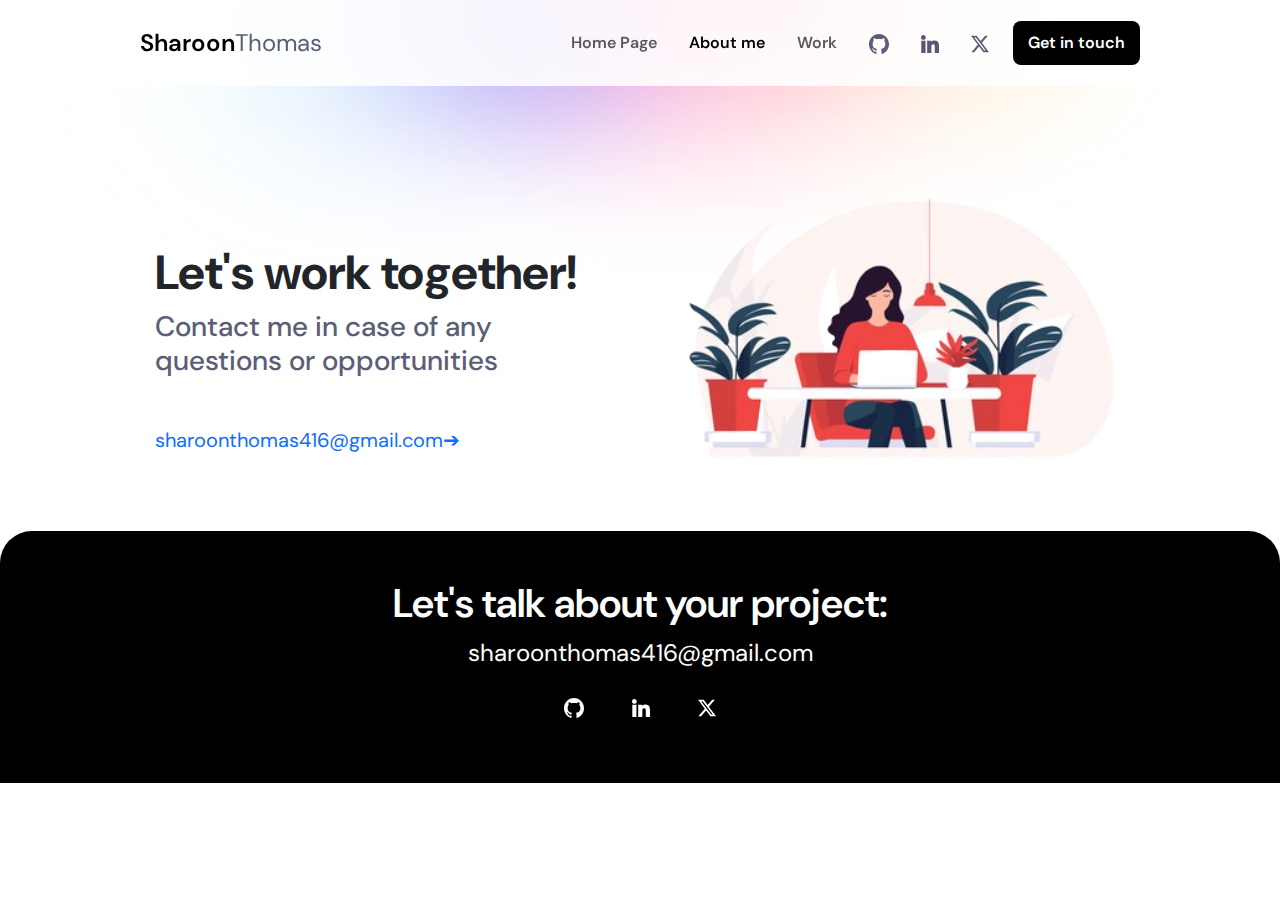
<file: assets/contact.html>
<!DOCTYPE html>
<html lang="en">

<head>
  <meta charset="UTF-8">
  <meta name="viewport" content="width=device-width, initial-scale=1.0">
  <title>contact me</title>
  <link rel="icon" type="image/x-icon" href="/img/st logo.jpg">
  <!-- bootstrap -->
  <link href="https://cdn.jsdelivr.net/npm/bootstrap@5.3.3/dist/css/bootstrap.min.css" rel="stylesheet"
    integrity="sha384-QWTKZyjpPEjISv5WaRU9OFeRpok6YctnYmDr5pNlyT2bRjXh0JMhjY6hW+ALEwIH" crossorigin="anonymous">
  <script src="https://cdn.jsdelivr.net/npm/bootstrap@5.3.3/dist/js/bootstrap.bundle.min.js"
    integrity="sha384-YvpcrYf0tY3lHB60NNkmXc5s9fDVZLESaAA55NDzOxhy9GkcIdslK1eN7N6jIeHz"
    crossorigin="anonymous"></script>
  <!-- css -->
  <link rel="stylesheet" href="/assets/index.css">
  <!-- font -->
  <link rel="preconnect" href="https://fonts.googleapis.com">
  <link rel="preconnect" href="https://fonts.gstatic.com" crossorigin>
  <link
    href="https://fonts.googleapis.com/css2?family=DM+Sans:ital,opsz,wght@0,9..40,100..1000;1,9..40,100..1000&family=Plus+Jakarta+Sans:ital,wght@0,200..800;1,200..800&display=swap"
    rel="stylesheet">
</head>

<body class="main_bgimg">

  <!-- navbar -->
  <nav class="navbar navbar-expand-lg Nav_bar container-fluid ">
    <div class="container d-flex ">
      <a class="navbar-brand fs-4 primary_color" href="/index.html"><span
          class="fw-semibold fs-4 main_heading">Sharoon</span>Thomas</a>
      <button class="navbar-toggler" type="button" data-bs-toggle="collapse"
        data-bs-target="#navbarSupportedContent" aria-controls="navbarSupportedContent" aria-expanded="false"
        aria-label="Toggle navigation">
        <span class="navbar-toggler-icon"></span>
      </button>
      <div class="collapse navbar-collapse justify-content-end text-center" id="navbarSupportedContent">
        <span class="">
          <ul class="navbar-nav me-auto mb-2 mb-lg-0 fw-semibold primary_color gap-3">
            <li class="nav-item">
              <a class="nav-link  " aria-current="page" href="/index.html">Home Page</a>
            </li>
            <li class="nav-item">
              <a class="nav-link active" href="/assets/about.html">About me</a>
            </li>
            <li class="nav-itemm">
              <a class="nav-link" href="/assets/work.html">Work</a>
            </li>
            <li class="nav-item">
              <ul class="navbar-nav me-auto mb-2 mb-lg-0 gap-3 nav_icon">
                <li class="nav-item">
                  <a class="nav-link" href="https://github.com/sharoonthomas1"><svg viewBox="0 0 20 20" version="1.1"  height="20px" width="20px" xmlns="http://www.w3.org/2000/svg" xmlns:xlink="http://www.w3.org/1999/xlink" fill="#5e5b76" stroke="#5e5b76"><g id="SVGRepo_bgCarrier" stroke-width="0"></g><g id="SVGRepo_tracerCarrier" stroke-linecap="round" stroke-linejoin="round"></g><g id="SVGRepo_iconCarrier"> <title>github [##5e5b76]</title> <desc>Created with Sketch.</desc> <defs> </defs> <g id="Page-1" stroke="none" stroke-width="1" fill="none" fill-rule="evenodd"> <g id="Dribbble-Light-Preview" transform="translate(-140.000000, -7559.000000)" fill="#5e5b76"> <g id="icons" transform="translate(56.000000, 160.000000)"> <path d="M94,7399 C99.523,7399 104,7403.59 104,7409.253 C104,7413.782 101.138,7417.624 97.167,7418.981 C96.66,7419.082 96.48,7418.762 96.48,7418.489 C96.48,7418.151 96.492,7417.047 96.492,7415.675 C96.492,7414.719 96.172,7414.095 95.813,7413.777 C98.04,7413.523 100.38,7412.656 100.38,7408.718 C100.38,7407.598 99.992,7406.684 99.35,7405.966 C99.454,7405.707 99.797,7404.664 99.252,7403.252 C99.252,7403.252 98.414,7402.977 96.505,7404.303 C95.706,7404.076 94.85,7403.962 94,7403.958 C93.15,7403.962 92.295,7404.076 91.497,7404.303 C89.586,7402.977 88.746,7403.252 88.746,7403.252 C88.203,7404.664 88.546,7405.707 88.649,7405.966 C88.01,7406.684 87.619,7407.598 87.619,7408.718 C87.619,7412.646 89.954,7413.526 92.175,7413.785 C91.889,7414.041 91.63,7414.493 91.54,7415.156 C90.97,7415.418 89.522,7415.871 88.63,7414.304 C88.63,7414.304 88.101,7413.319 87.097,7413.247 C87.097,7413.247 86.122,7413.234 87.029,7413.87 C87.029,7413.87 87.684,7414.185 88.139,7415.37 C88.139,7415.37 88.726,7417.2 91.508,7416.58 C91.513,7417.437 91.522,7418.245 91.522,7418.489 C91.522,7418.76 91.338,7419.077 90.839,7418.982 C86.865,7417.627 84,7413.783 84,7409.253 C84,7403.59 88.478,7399 94,7399" id="github-[##5e5b76]"> </path> </g> </g> </g> </g></svg></a>
                </li>
                <li class="nav-item">
                  <a class="nav-link active" aria-current="page" href="https://www.linkedin.com/in/sharoon-thomas-b87785320/"><svg fill="#5b5676" height="18px" width="18px" version="1.1" id="Layer_1" xmlns="http://www.w3.org/2000/svg" xmlns:xlink="http://www.w3.org/1999/xlink" viewBox="0 0 310 310" xml:space="preserve" stroke="#5b5676"><g id="SVGRepo_bgCarrier" stroke-width="0"></g><g id="SVGRepo_tracerCarrier" stroke-linecap="round" stroke-linejoin="round"></g><g id="SVGRepo_iconCarrier"> <g id="XMLID_801_"> <path id="XMLID_802_" d="M72.16,99.73H9.927c-2.762,0-5,2.239-5,5v199.928c0,2.762,2.238,5,5,5H72.16c2.762,0,5-2.238,5-5V104.73 C77.16,101.969,74.922,99.73,72.16,99.73z"></path> <path id="XMLID_803_" d="M41.066,0.341C18.422,0.341,0,18.743,0,41.362C0,63.991,18.422,82.4,41.066,82.4 c22.626,0,41.033-18.41,41.033-41.038C82.1,18.743,63.692,0.341,41.066,0.341z"></path> <path id="XMLID_804_" d="M230.454,94.761c-24.995,0-43.472,10.745-54.679,22.954V104.73c0-2.761-2.238-5-5-5h-59.599 c-2.762,0-5,2.239-5,5v199.928c0,2.762,2.238,5,5,5h62.097c2.762,0,5-2.238,5-5v-98.918c0-33.333,9.054-46.319,32.29-46.319 c25.306,0,27.317,20.818,27.317,48.034v97.204c0,2.762,2.238,5,5,5H305c2.762,0,5-2.238,5-5V194.995 C310,145.43,300.549,94.761,230.454,94.761z"></path> </g> </g></svg></a>
                </li>
                <li class="nav-item">
                  <a class="nav-link" href="#"><svg xmlns="http://www.w3.org/2000/svg" width="18" height="18"
                      fill="#5b5e76" class="bi bi-twitter-x" viewBox="0 0 16 16">
                      <path
                        d="M12.6.75h2.454l-5.36 6.142L16 15.25h-4.937l-3.867-5.07-4.425 5.07H.316l5.733-6.57L0 .75h5.063l3.495 4.633L12.601.75Zm-.86 13.028h1.36L4.323 2.145H2.865z" />
                    </svg></a>
                </li>
              </ul>
            </li>
          </ul>

        </span>
        <form class="d-flex align-items-center justify-content-center ps-3" role="search">
          <a class="btn1 btn-outline-dark rounded-3 fw-semibold text-decoration-none" type="submit" href="/assets/contact.html">Get in touch</a>
        </form>
      </div>
    </div>
  </nav>

  <!-- heropage -->
  <div class="container ">
<div class="section d-flex justify-content-center align-items-center gap-5 flex-wrap">
    <div class="">
        <h1 class="fw-bolder pt-5  " style="font-size: 48px;">Let's work together!</h1>
        <h3 class="mb-0 primary_color ">Contact me in case of any</h3>
        <h3 class="primary_color ">questions or opportunities</h3>
        <div class="mt-5"><span class="fs-5 mt-5 "><a href="mailto:sharoonthomas416@gmail.com" class="text-decoration-none mt-5 link-arrow">sharoonthomas416@gmail.com<p>&#10132;</p></a></span></div>
<!--         <div class="d-flex justify-content-center align-items-center gap-5 p-4">
          <a class="nav-link" href="https://github.com/sharoonthomas1"><svg viewBox="0 0 20 20" height="20px" width="20px" version="1.1" xmlns="http://www.w3.org/2000/svg" xmlns:xlink="http://www.w3.org/1999/xlink" fill="#000000"><g id="SVGRepo_bgCarrier" stroke-width="0"></g><g id="SVGRepo_tracerCarrier" stroke-linecap="round" stroke-linejoin="round"></g><g id="SVGRepo_iconCarrier"> <title>github [#fff142]</title> <desc>Created with Sketch.</desc> <defs> </defs> <g id="Page-1" stroke="none" stroke-width="1" fill="none" fill-rule="evenodd"> <g id="Dribbble-Light-Preview" transform="translate(-140.000000, -7559.000000)" fill="#fff"> <g id="icons" transform="translate(56.000000, 160.000000)"> <path d="M94,7399 C99.523,7399 104,7403.59 104,7409.253 C104,7413.782 101.138,7417.624 97.167,7418.981 C96.66,7419.082 96.48,7418.762 96.48,7418.489 C96.48,7418.151 96.492,7417.047 96.492,7415.675 C96.492,7414.719 96.172,7414.095 95.813,7413.777 C98.04,7413.523 100.38,7412.656 100.38,7408.718 C100.38,7407.598 99.992,7406.684 99.35,7405.966 C99.454,7405.707 99.797,7404.664 99.252,7403.252 C99.252,7403.252 98.414,7402.977 96.505,7404.303 C95.706,7404.076 94.85,7403.962 94,7403.958 C93.15,7403.962 92.295,7404.076 91.497,7404.303 C89.586,7402.977 88.746,7403.252 88.746,7403.252 C88.203,7404.664 88.546,7405.707 88.649,7405.966 C88.01,7406.684 87.619,7407.598 87.619,7408.718 C87.619,7412.646 89.954,7413.526 92.175,7413.785 C91.889,7414.041 91.63,7414.493 91.54,7415.156 C90.97,7415.418 89.522,7415.871 88.63,7414.304 C88.63,7414.304 88.101,7413.319 87.097,7413.247 C87.097,7413.247 86.122,7413.234 87.029,7413.87 C87.029,7413.87 87.684,7414.185 88.139,7415.37 C88.139,7415.37 88.726,7417.2 91.508,7416.58 C91.513,7417.437 91.522,7418.245 91.522,7418.489 C91.522,7418.76 91.338,7419.077 90.839,7418.982 C86.865,7417.627 84,7413.783 84,7409.253 C84,7403.59 88.478,7399 94,7399" id="github-[#fff142]"> </path> </g> </g> </g> </g></svg></a>
          <a class="nav-link" href="https://www.linkedin.com/in/sharoon-thomas-b87785320/"><svg fill="#FFF" height="18px" width="18px" version="1.1" id="Layer_1" xmlns="http://www.w3.org/2000/svg" xmlns:xlink="http://www.w3.org/1999/xlink" viewBox="0 0 310 310" xml:space="preserve" stroke="#5b5676"><g id="SVGRepo_bgCarrier" stroke-width="0"></g><g id="SVGRepo_tracerCarrier" stroke-linecap="round" stroke-linejoin="round"></g><g id="SVGRepo_iconCarrier"> <g id="XMLID_801_"> <path id="XMLID_802_" d="M72.16,99.73H9.927c-2.762,0-5,2.239-5,5v199.928c0,2.762,2.238,5,5,5H72.16c2.762,0,5-2.238,5-5V104.73 C77.16,101.969,74.922,99.73,72.16,99.73z"></path> <path id="XMLID_803_" d="M41.066,0.341C18.422,0.341,0,18.743,0,41.362C0,63.991,18.422,82.4,41.066,82.4 c22.626,0,41.033-18.41,41.033-41.038C82.1,18.743,63.692,0.341,41.066,0.341z"></path> <path id="XMLID_804_" d="M230.454,94.761c-24.995,0-43.472,10.745-54.679,22.954V104.73c0-2.761-2.238-5-5-5h-59.599 c-2.762,0-5,2.239-5,5v199.928c0,2.762,2.238,5,5,5h62.097c2.762,0,5-2.238,5-5v-98.918c0-33.333,9.054-46.319,32.29-46.319 c25.306,0,27.317,20.818,27.317,48.034v97.204c0,2.762,2.238,5,5,5H305c2.762,0,5-2.238,5-5V194.995 C310,145.43,300.549,94.761,230.454,94.761z"></path> </g> </g></svg></a> 
          <a class="nav-link" href=""><svg xmlns="http://www.w3.org/2000/svg" width="18" height="18"
            fill="#fff" class="bi bi-twitter-x" viewBox="0 0 16 16">
            <path
              d="M12.6.75h2.454l-5.36 6.142L16 15.25h-4.937l-3.867-5.07-4.425 5.07H.316l5.733-6.57L0 .75h5.063l3.495 4.633L12.601.75Zm-.86 13.028h1.36L4.323 2.145H2.865z" />
          </svg></a>
        </div> -->
    </div>
    
  
  <div><img src="/images/contact-img.png" alt="" class="contact-img"></div>
</div>
</div>
  <div class="container-fluid footer_bg mt-5">
    <div class="text-center">
      <h1 class="fw-semibold pt-5 text-white fs-1">Let's talk about your project:</h1>
      <span class="fw-normal text-white fs-4 pt-5"><a href="mailto:sharoonthomas416@gmail.com"class="text-decoration-none text-white">sharoonthomas416@gmail.com</a></span>
      <div class="d-flex justify-content-center align-items-center gap-5 p-4">
        <a class="nav-link" href="https://github.com/sharoonthomas1"><svg viewBox="0 0 20 20" height="20px" width="20px" version="1.1" xmlns="http://www.w3.org/2000/svg" xmlns:xlink="http://www.w3.org/1999/xlink" fill="#000000"><g id="SVGRepo_bgCarrier" stroke-width="0"></g><g id="SVGRepo_tracerCarrier" stroke-linecap="round" stroke-linejoin="round"></g><g id="SVGRepo_iconCarrier"> <title>github [#fff142]</title> <desc>Created with Sketch.</desc> <defs> </defs> <g id="Page-1" stroke="none" stroke-width="1" fill="none" fill-rule="evenodd"> <g id="Dribbble-Light-Preview" transform="translate(-140.000000, -7559.000000)" fill="#fff"> <g id="icons" transform="translate(56.000000, 160.000000)"> <path d="M94,7399 C99.523,7399 104,7403.59 104,7409.253 C104,7413.782 101.138,7417.624 97.167,7418.981 C96.66,7419.082 96.48,7418.762 96.48,7418.489 C96.48,7418.151 96.492,7417.047 96.492,7415.675 C96.492,7414.719 96.172,7414.095 95.813,7413.777 C98.04,7413.523 100.38,7412.656 100.38,7408.718 C100.38,7407.598 99.992,7406.684 99.35,7405.966 C99.454,7405.707 99.797,7404.664 99.252,7403.252 C99.252,7403.252 98.414,7402.977 96.505,7404.303 C95.706,7404.076 94.85,7403.962 94,7403.958 C93.15,7403.962 92.295,7404.076 91.497,7404.303 C89.586,7402.977 88.746,7403.252 88.746,7403.252 C88.203,7404.664 88.546,7405.707 88.649,7405.966 C88.01,7406.684 87.619,7407.598 87.619,7408.718 C87.619,7412.646 89.954,7413.526 92.175,7413.785 C91.889,7414.041 91.63,7414.493 91.54,7415.156 C90.97,7415.418 89.522,7415.871 88.63,7414.304 C88.63,7414.304 88.101,7413.319 87.097,7413.247 C87.097,7413.247 86.122,7413.234 87.029,7413.87 C87.029,7413.87 87.684,7414.185 88.139,7415.37 C88.139,7415.37 88.726,7417.2 91.508,7416.58 C91.513,7417.437 91.522,7418.245 91.522,7418.489 C91.522,7418.76 91.338,7419.077 90.839,7418.982 C86.865,7417.627 84,7413.783 84,7409.253 C84,7403.59 88.478,7399 94,7399" id="github-[#fff142]"> </path> </g> </g> </g> </g></svg></a>
        <a class="nav-link" href="https://www.linkedin.com/in/sharoon-thomas-b87785320/"><svg fill="#FFF" height="18px" width="18px" version="1.1" id="Layer_1" xmlns="http://www.w3.org/2000/svg" xmlns:xlink="http://www.w3.org/1999/xlink" viewBox="0 0 310 310" xml:space="preserve" stroke="#5b5676"><g id="SVGRepo_bgCarrier" stroke-width="0"></g><g id="SVGRepo_tracerCarrier" stroke-linecap="round" stroke-linejoin="round"></g><g id="SVGRepo_iconCarrier"> <g id="XMLID_801_"> <path id="XMLID_802_" d="M72.16,99.73H9.927c-2.762,0-5,2.239-5,5v199.928c0,2.762,2.238,5,5,5H72.16c2.762,0,5-2.238,5-5V104.73 C77.16,101.969,74.922,99.73,72.16,99.73z"></path> <path id="XMLID_803_" d="M41.066,0.341C18.422,0.341,0,18.743,0,41.362C0,63.991,18.422,82.4,41.066,82.4 c22.626,0,41.033-18.41,41.033-41.038C82.1,18.743,63.692,0.341,41.066,0.341z"></path> <path id="XMLID_804_" d="M230.454,94.761c-24.995,0-43.472,10.745-54.679,22.954V104.73c0-2.761-2.238-5-5-5h-59.599 c-2.762,0-5,2.239-5,5v199.928c0,2.762,2.238,5,5,5h62.097c2.762,0,5-2.238,5-5v-98.918c0-33.333,9.054-46.319,32.29-46.319 c25.306,0,27.317,20.818,27.317,48.034v97.204c0,2.762,2.238,5,5,5H305c2.762,0,5-2.238,5-5V194.995 C310,145.43,300.549,94.761,230.454,94.761z"></path> </g> </g></svg></a> 
        <a class="nav-link" href="#"><svg xmlns="http://www.w3.org/2000/svg" width="18" height="18"
          fill="#fff" class="bi bi-twitter-x" viewBox="0 0 16 16">
          <path
            d="M12.6.75h2.454l-5.36 6.142L16 15.25h-4.937l-3.867-5.07-4.425 5.07H.316l5.733-6.57L0 .75h5.063l3.495 4.633L12.601.75Zm-.86 13.028h1.36L4.323 2.145H2.865z" />
        </svg></a>
      </div>
    </div>
  </div>














  <script></script>
</body>

</html>
</file>
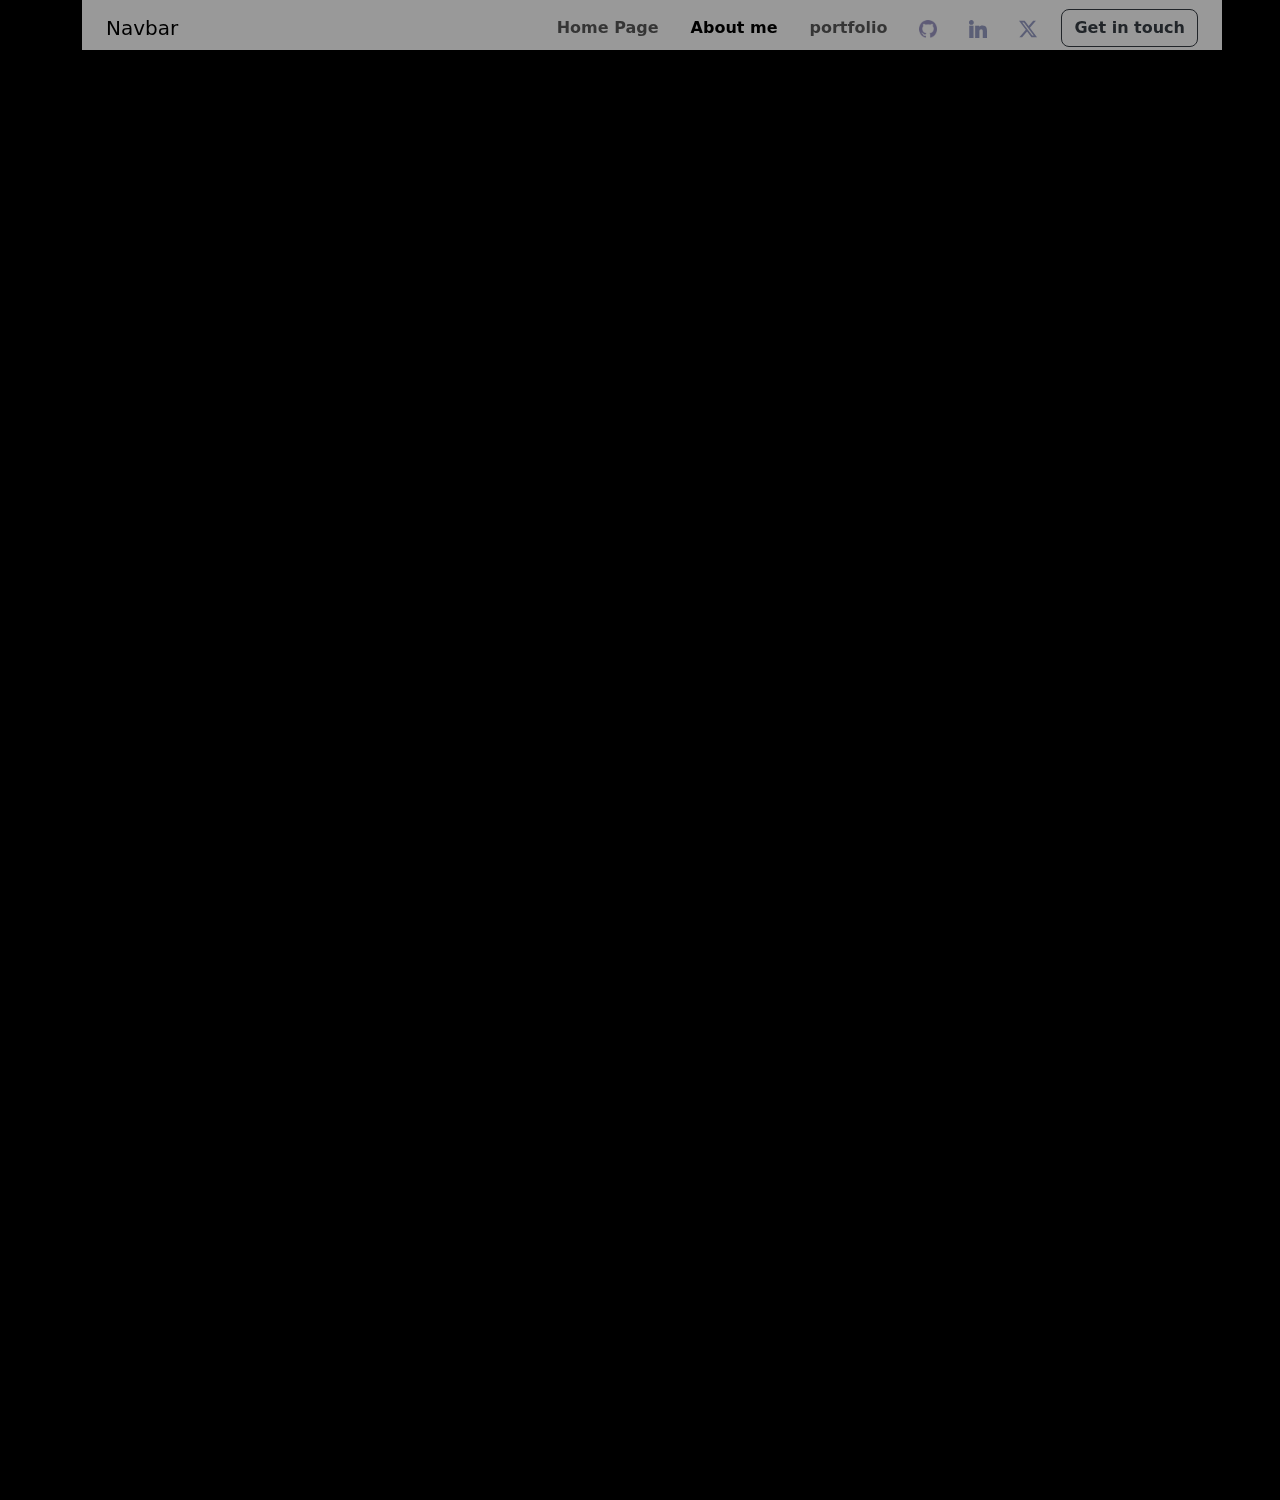
<file: assets/s.html>
<!DOCTYPE html>
<html lang="en">
<head>
    <meta charset="UTF-8">
    <meta name="viewport" content="width=device-width, initial-scale=1.0">
    <title>Document</title>
    <!-- Correct jQuery CDN -->
    <script src="https://code.jquery.com/jquery-2.2.4.min.js"></script>
    <link href="https://cdn.jsdelivr.net/npm/bootstrap@5.3.3/dist/css/bootstrap.min.css" rel="stylesheet" integrity="sha384-QWTKZyjpPEjISv5WaRU9OFeRpok6YctnYmDr5pNlyT2bRjXh0JMhjY6hW+ALEwIH" crossorigin="anonymous">
    <script src="https://cdn.jsdelivr.net/npm/bootstrap@5.3.3/dist/js/bootstrap.bundle.min.js" integrity="sha384-YvpcrYf0tY3lHB60NNkmXc5s9fDVZLESaAA55NDzOxhy9GkcIdslK1eN7N6jIeHz" crossorigin="anonymous"></script>
    <style>
        body {
            margin: 0;
            padding: 0;
            height: 1500px; /* Increased height for scrolling */
            background-color: black;
        }
        .black {
            position: fixed;
            top: 0;
            background: rgba(255, 255, 255, 0.6);
            width: 100%;
            height: 50px;
            transition: background 0.3s ease; /* Smooth transition */
        }
    </style>
</head>
<body>
    <div class="container">
    <div class="black container">
        <nav class="navbar navbar-expand-lg ">
            <div class="container-fluid d-flex">
              <a class="navbar-brand" href="#">Navbar</a>
              <button class="navbar-toggler" type="button" data-bs-toggle="collapse" data-bs-target="#navbarSupportedContent" aria-controls="navbarSupportedContent" aria-expanded="false" aria-label="Toggle navigation">
                <span class="navbar-toggler-icon"></span>
              </button>
              <div class="collapse navbar-collapse justify-content-end" id="navbarSupportedContent">
                <span> <ul class="navbar-nav me-auto mb-2 mb-lg-0 fw-semibold primary_color gap-3">
                    <li class="nav-item">
                      <a class="nav-link  " aria-current="page" href="#">Home Page</a>
                    </li>
                    <li class="nav-item">
                      <a class="nav-link active" href="#">About me</a>
                    </li>
                    <li class="nav-item">
                      <a class="nav-link" href="#">portfolio</a>
                    </li>
                    <li class="nav-item">
                      <ul class="navbar-nav me-auto mb-2 mb-lg-0 gap-3">
                        <li class="nav-item">
                          <a class="nav-link" href="#"><img src="/images/github.png" width="18px" alt=""></a>
                        </li>
                        <li class="nav-item">
                          <a class="nav-link active" aria-current="page" href="#"><img src="/images/linkedin-svgrepo-com.svg" width="18px" alt=""></a>
                        </li>
                        <li class="nav-item">
                          <a class="nav-link" href="#"><svg xmlns="http://www.w3.org/2000/svg" width="18" height="18"
                              fill="#5b5e76" class="bi bi-twitter-x" viewBox="0 0 16 16">
                              <path
                                d="M12.6.75h2.454l-5.36 6.142L16 15.25h-4.937l-3.867-5.07-4.425 5.07H.316l5.733-6.57L0 .75h5.063l3.495 4.633L12.601.75Zm-.86 13.028h1.36L4.323 2.145H2.865z" />
                            </svg></a>
                        </li>
                      </ul>
                    </li>
                  </ul></span>
                  <form class="d-flex align-items-center justify-content-center ps-3" role="search">
                    <button class="btn btn-outline-dark btn rounded-3 fw-semibold" type="submit">Get in touch</button>
                  </form>
              </div>
            </div>
          </nav>
    </div></div>
    <script>
        $(document).ready(function() {
            $(window).scroll(function() {
                var scroll = $(window).scrollTop();
                if (scroll > 100) {
                    $(".black").css("background", "green");
                } else {
                    $(".black").css("background", " rgba(255, 255, 255, 0.6)");
                }
            });
        });
    </script>
</body>
</html>
</file>
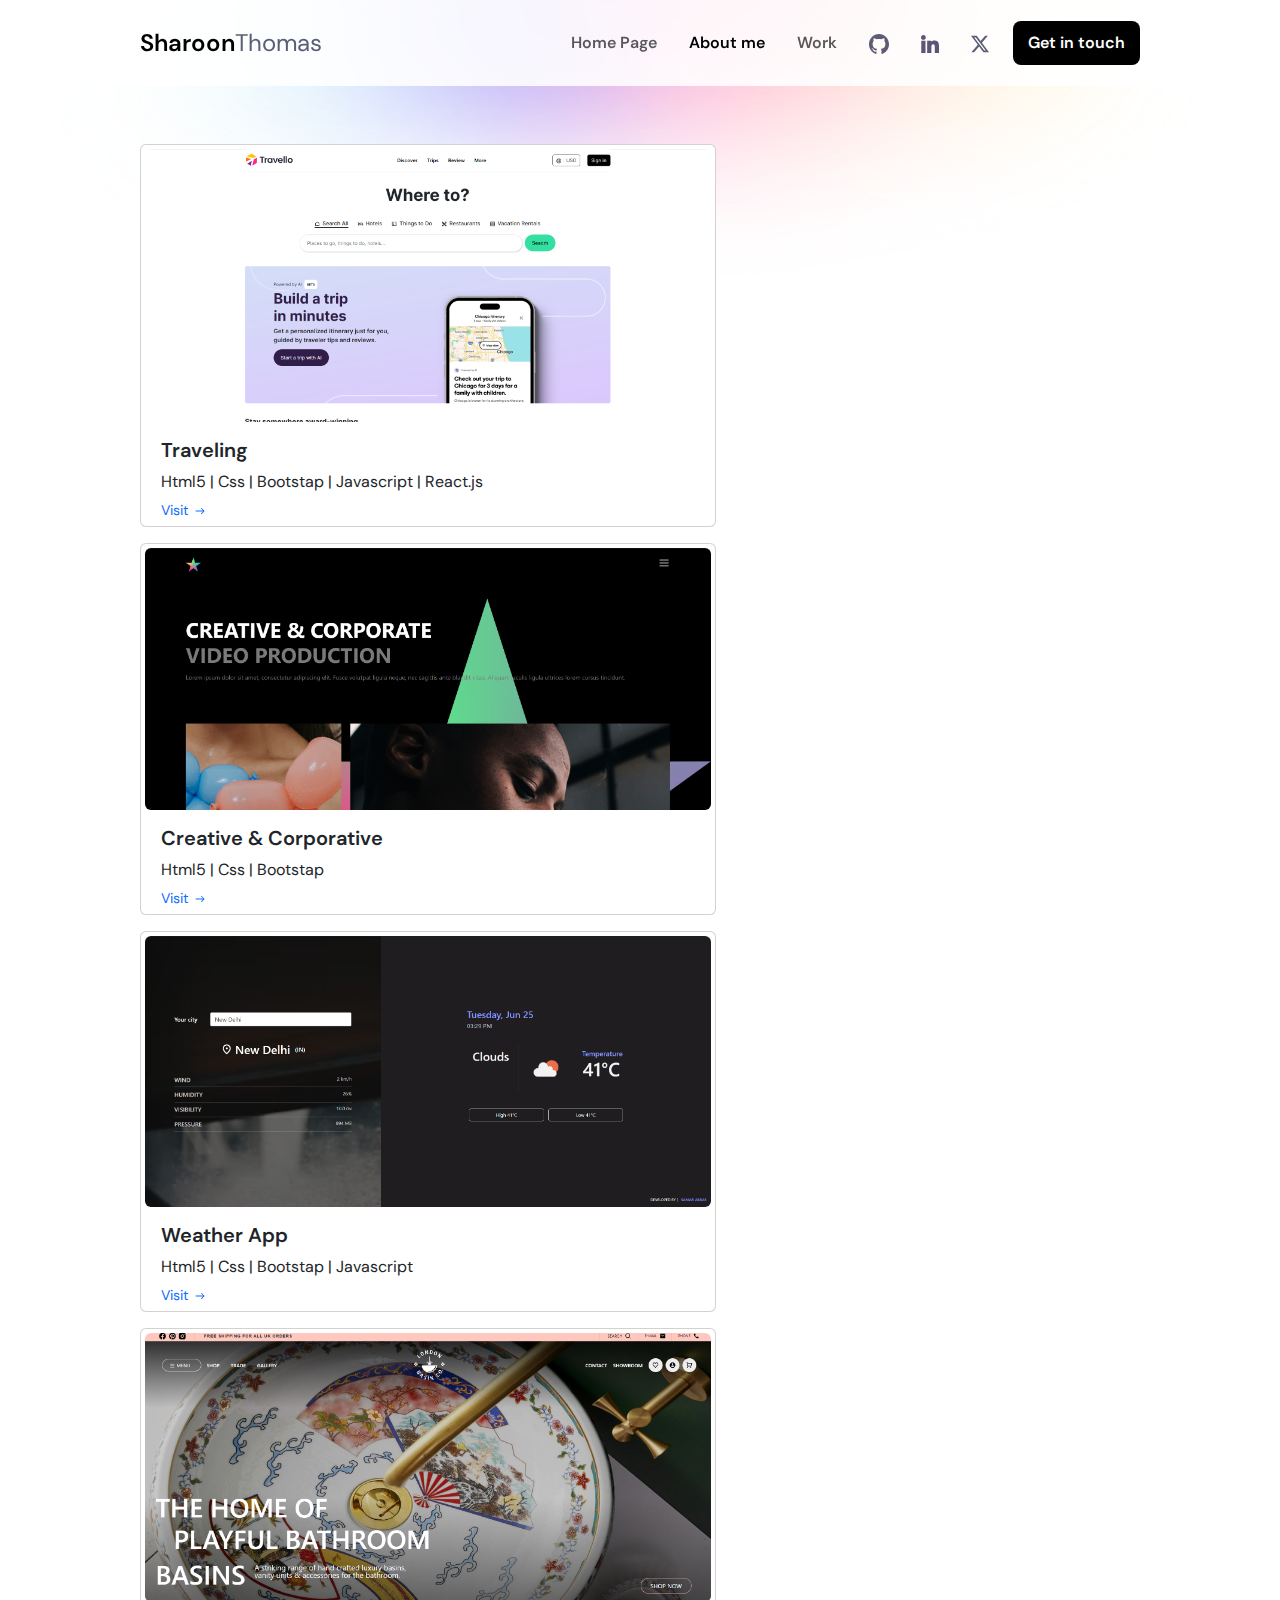
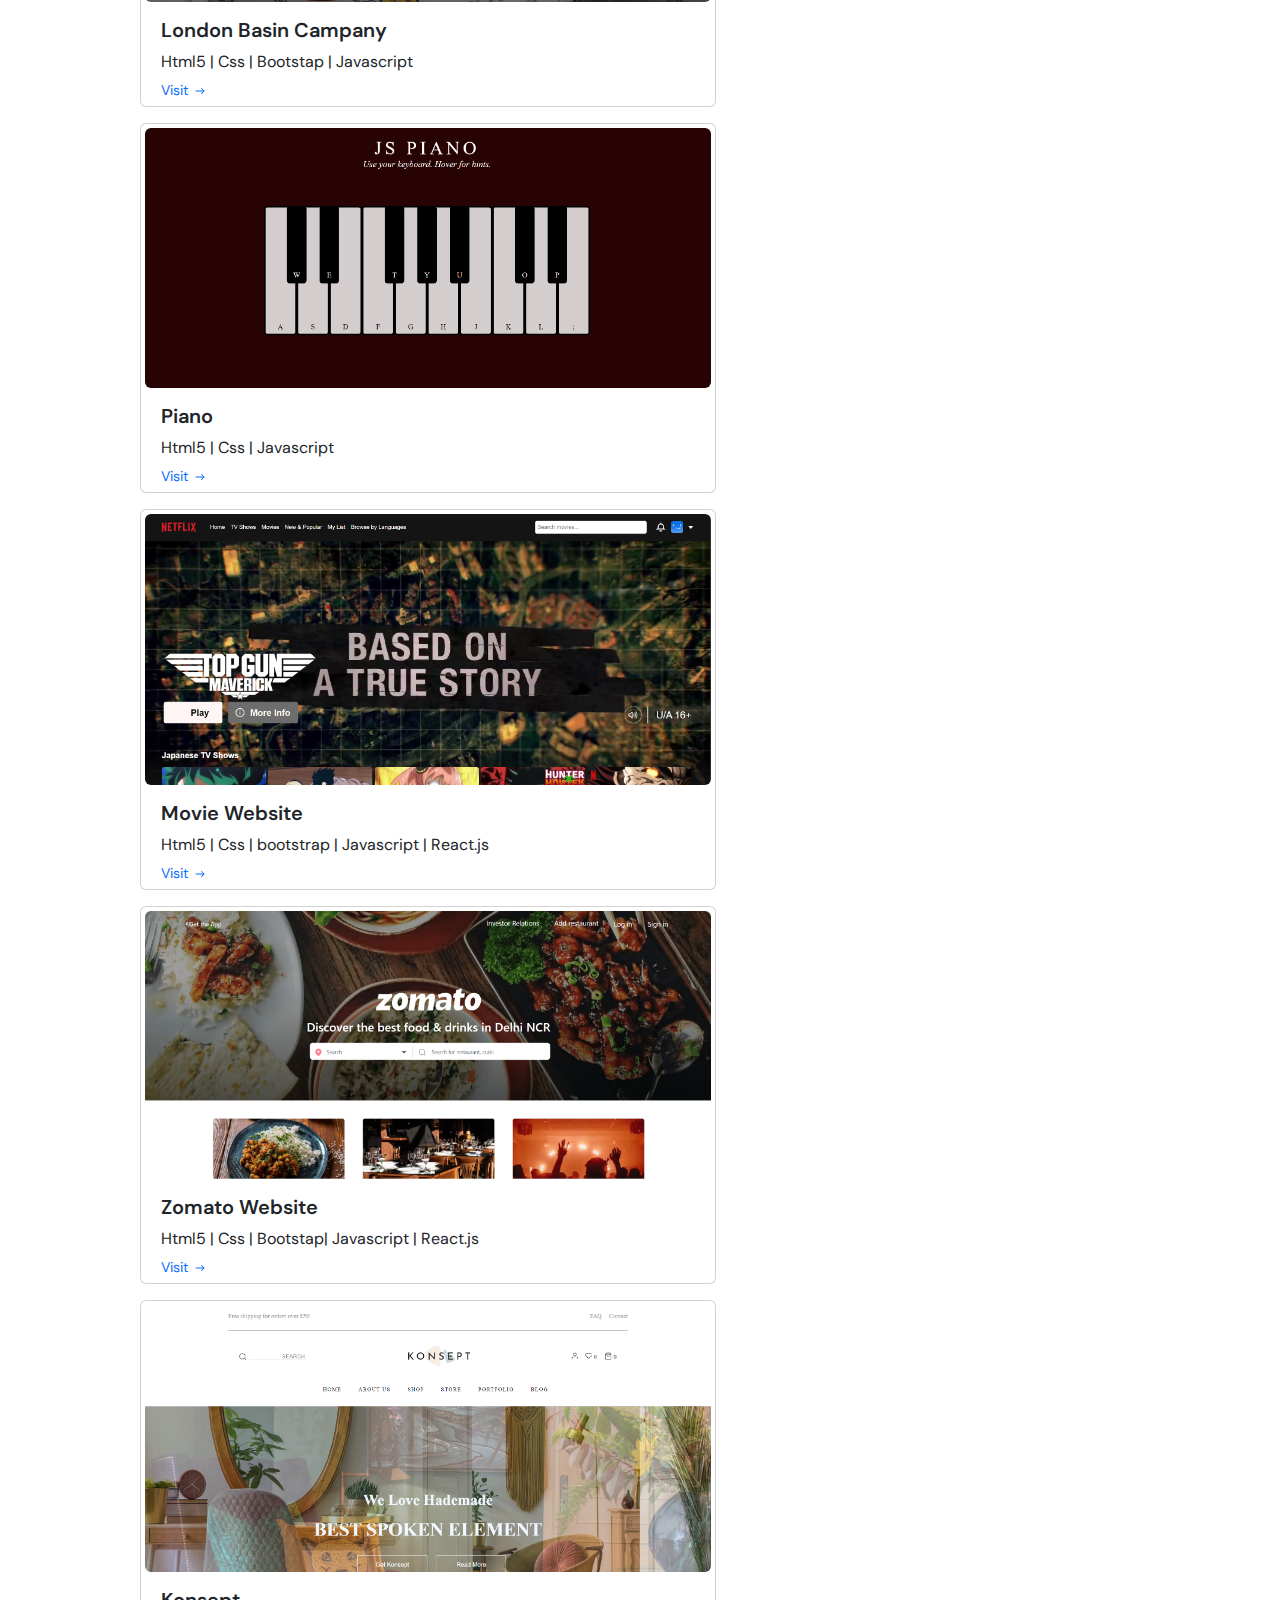
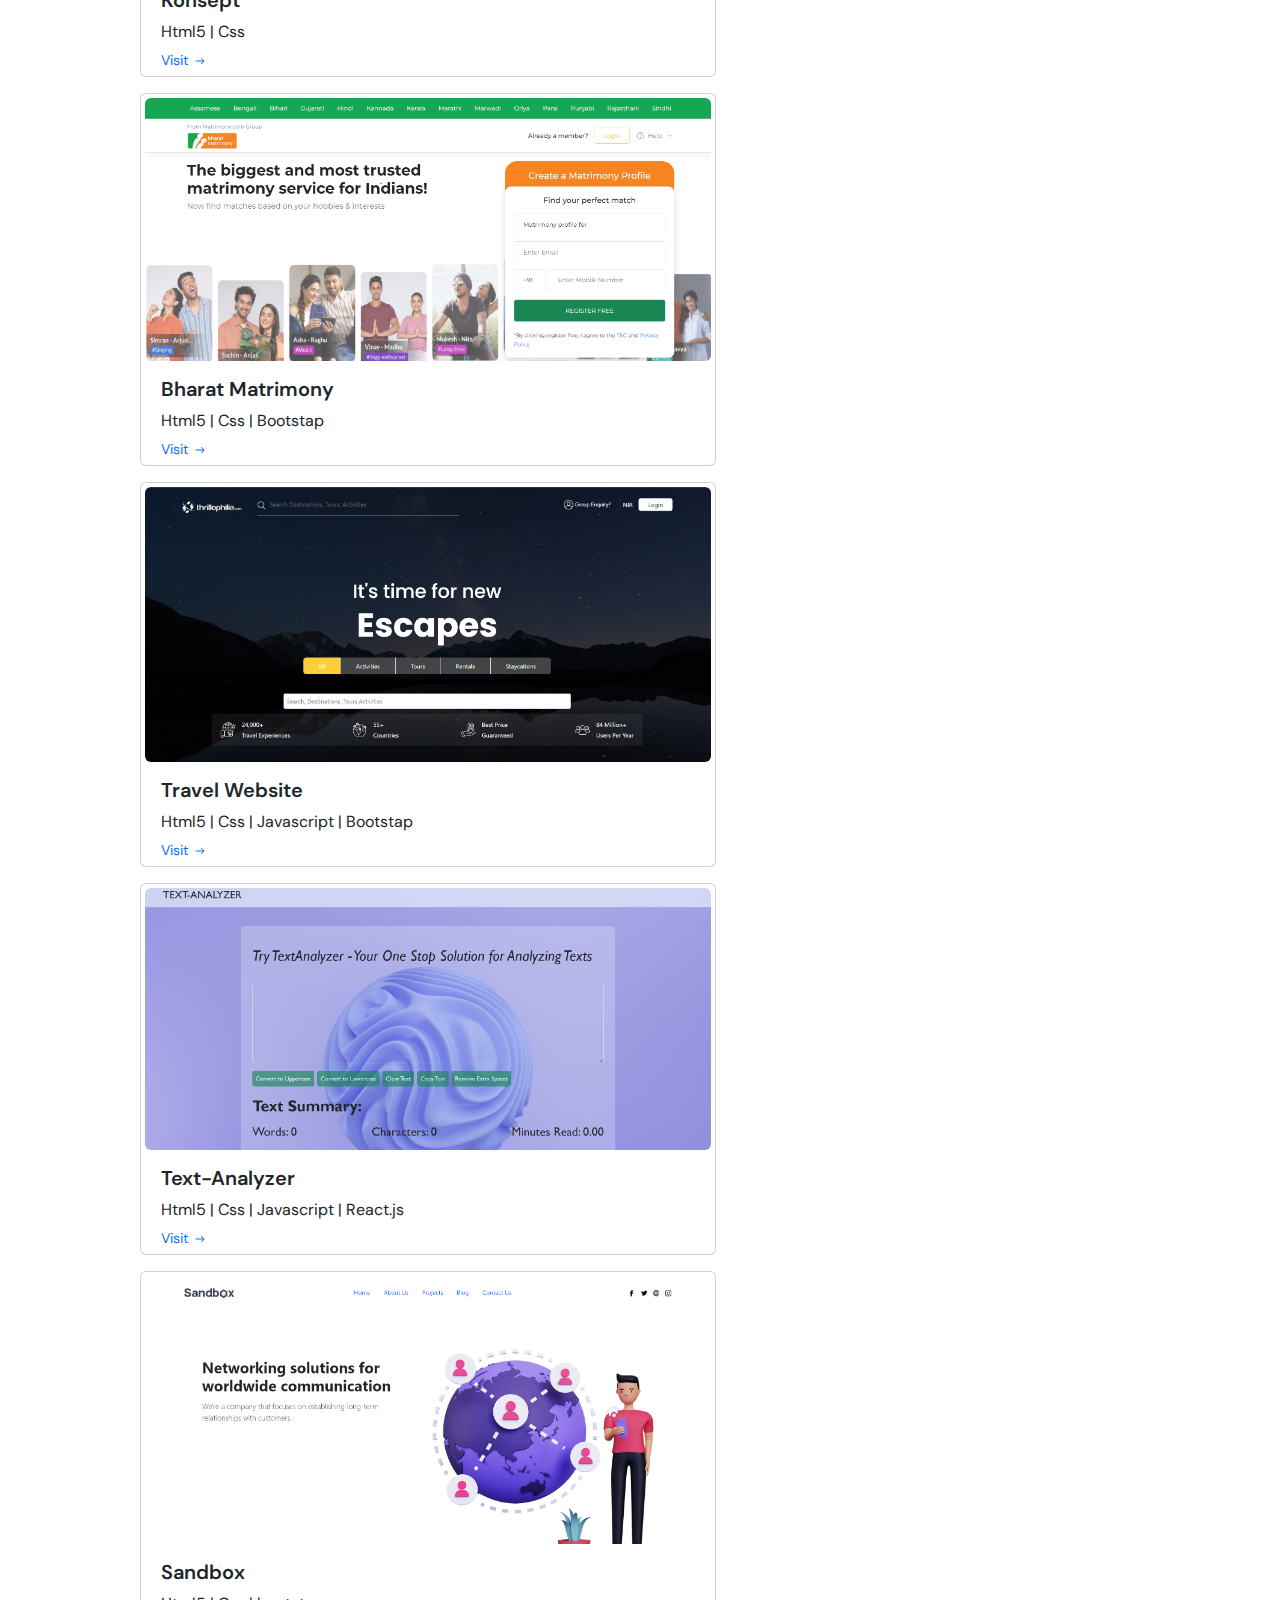
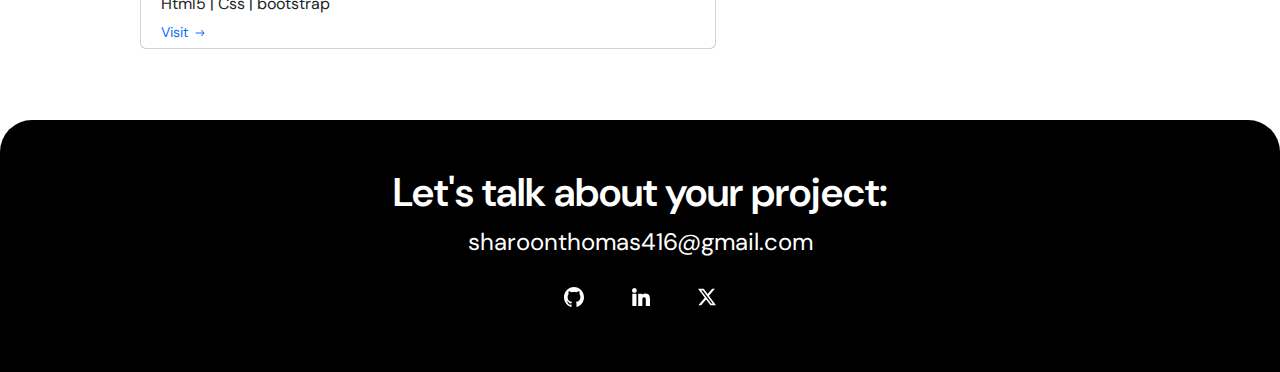
<file: assets/work.html>
<!DOCTYPE html>
<html lang="en">

<head>
  <meta charset="UTF-8">
  <meta name="viewport" content="width=device-width, initial-scale=1.0">
  <title>work</title>
  <link rel="icon" type="image/x-icon" href="/img/st logo.jpg">
  <!-- bootstrap -->
  <link href="https://cdn.jsdelivr.net/npm/bootstrap@5.3.3/dist/css/bootstrap.min.css" rel="stylesheet"
    integrity="sha384-QWTKZyjpPEjISv5WaRU9OFeRpok6YctnYmDr5pNlyT2bRjXh0JMhjY6hW+ALEwIH" crossorigin="anonymous">
  <script src="https://cdn.jsdelivr.net/npm/bootstrap@5.3.3/dist/js/bootstrap.bundle.min.js"
    integrity="sha384-YvpcrYf0tY3lHB60NNkmXc5s9fDVZLESaAA55NDzOxhy9GkcIdslK1eN7N6jIeHz"
    crossorigin="anonymous"></script>
  <!-- css -->
  <link rel="stylesheet" href="/assets/index.css">
  <!-- font -->
  <link rel="preconnect" href="https://fonts.googleapis.com">
  <link rel="preconnect" href="https://fonts.gstatic.com" crossorigin>
  <link
    href="https://fonts.googleapis.com/css2?family=DM+Sans:ital,opsz,wght@0,9..40,100..1000;1,9..40,100..1000&family=Plus+Jakarta+Sans:ital,wght@0,200..800;1,200..800&display=swap"
    rel="stylesheet">
</head>

<body class="main_bgimg">

  <!-- navbar -->
  <nav class="navbar navbar-expand-lg Nav_bar container-fluid ">
    <div class="container d-flex ">
      <a class="navbar-brand fs-4 primary_color" href="/index.html"><span
          class="fw-semibold fs-4 main_heading">Sharoon</span>Thomas</a>
      <button class="navbar-toggler" type="button" data-bs-toggle="collapse"
        data-bs-target="#navbarSupportedContent" aria-controls="navbarSupportedContent" aria-expanded="false"
        aria-label="Toggle navigation">
        <span class="navbar-toggler-icon"></span>
      </button>
      <div class="collapse navbar-collapse justify-content-end text-center" id="navbarSupportedContent">
        <span class="">
          <ul class="navbar-nav me-auto mb-2 mb-lg-0 fw-semibold primary_color gap-3">
            <li class="nav-item">
              <a class="nav-link  " aria-current="page" href="/index.html">Home Page</a>
            </li>
            <li class="nav-item">
              <a class="nav-link active" href="/assets/about.html">About me</a>
            </li>
            <li class="nav-itemm">
              <a class="nav-link" href="/assets/work.html">Work</a>
            </li>
            <li class="nav-item">
              <ul class="navbar-nav me-auto mb-2 mb-lg-0 gap-3 nav_icon">
                <li class="nav-item">
                  <a class="nav-link" href="https://github.com/sharoonthomas1"><svg viewBox="0 0 20 20" version="1.1"  height="20px" width="20px" xmlns="http://www.w3.org/2000/svg" xmlns:xlink="http://www.w3.org/1999/xlink" fill="#5e5b76" stroke="#5e5b76"><g id="SVGRepo_bgCarrier" stroke-width="0"></g><g id="SVGRepo_tracerCarrier" stroke-linecap="round" stroke-linejoin="round"></g><g id="SVGRepo_iconCarrier"> <title>github [##5e5b76]</title> <desc>Created with Sketch.</desc> <defs> </defs> <g id="Page-1" stroke="none" stroke-width="1" fill="none" fill-rule="evenodd"> <g id="Dribbble-Light-Preview" transform="translate(-140.000000, -7559.000000)" fill="#5e5b76"> <g id="icons" transform="translate(56.000000, 160.000000)"> <path d="M94,7399 C99.523,7399 104,7403.59 104,7409.253 C104,7413.782 101.138,7417.624 97.167,7418.981 C96.66,7419.082 96.48,7418.762 96.48,7418.489 C96.48,7418.151 96.492,7417.047 96.492,7415.675 C96.492,7414.719 96.172,7414.095 95.813,7413.777 C98.04,7413.523 100.38,7412.656 100.38,7408.718 C100.38,7407.598 99.992,7406.684 99.35,7405.966 C99.454,7405.707 99.797,7404.664 99.252,7403.252 C99.252,7403.252 98.414,7402.977 96.505,7404.303 C95.706,7404.076 94.85,7403.962 94,7403.958 C93.15,7403.962 92.295,7404.076 91.497,7404.303 C89.586,7402.977 88.746,7403.252 88.746,7403.252 C88.203,7404.664 88.546,7405.707 88.649,7405.966 C88.01,7406.684 87.619,7407.598 87.619,7408.718 C87.619,7412.646 89.954,7413.526 92.175,7413.785 C91.889,7414.041 91.63,7414.493 91.54,7415.156 C90.97,7415.418 89.522,7415.871 88.63,7414.304 C88.63,7414.304 88.101,7413.319 87.097,7413.247 C87.097,7413.247 86.122,7413.234 87.029,7413.87 C87.029,7413.87 87.684,7414.185 88.139,7415.37 C88.139,7415.37 88.726,7417.2 91.508,7416.58 C91.513,7417.437 91.522,7418.245 91.522,7418.489 C91.522,7418.76 91.338,7419.077 90.839,7418.982 C86.865,7417.627 84,7413.783 84,7409.253 C84,7403.59 88.478,7399 94,7399" id="github-[##5e5b76]"> </path> </g> </g> </g> </g></svg></a>
                </li>
                <li class="nav-item">
                  <a class="nav-link active" aria-current="page" href="https://www.linkedin.com/in/sharoon-thomas-b87785320/"><svg fill="#5b5676" height="18px" width="18px" version="1.1" id="Layer_1" xmlns="http://www.w3.org/2000/svg" xmlns:xlink="http://www.w3.org/1999/xlink" viewBox="0 0 310 310" xml:space="preserve" stroke="#5b5676"><g id="SVGRepo_bgCarrier" stroke-width="0"></g><g id="SVGRepo_tracerCarrier" stroke-linecap="round" stroke-linejoin="round"></g><g id="SVGRepo_iconCarrier"> <g id="XMLID_801_"> <path id="XMLID_802_" d="M72.16,99.73H9.927c-2.762,0-5,2.239-5,5v199.928c0,2.762,2.238,5,5,5H72.16c2.762,0,5-2.238,5-5V104.73 C77.16,101.969,74.922,99.73,72.16,99.73z"></path> <path id="XMLID_803_" d="M41.066,0.341C18.422,0.341,0,18.743,0,41.362C0,63.991,18.422,82.4,41.066,82.4 c22.626,0,41.033-18.41,41.033-41.038C82.1,18.743,63.692,0.341,41.066,0.341z"></path> <path id="XMLID_804_" d="M230.454,94.761c-24.995,0-43.472,10.745-54.679,22.954V104.73c0-2.761-2.238-5-5-5h-59.599 c-2.762,0-5,2.239-5,5v199.928c0,2.762,2.238,5,5,5h62.097c2.762,0,5-2.238,5-5v-98.918c0-33.333,9.054-46.319,32.29-46.319 c25.306,0,27.317,20.818,27.317,48.034v97.204c0,2.762,2.238,5,5,5H305c2.762,0,5-2.238,5-5V194.995 C310,145.43,300.549,94.761,230.454,94.761z"></path> </g> </g></svg></a>
                </li>
                <li class="nav-item">
                  <a class="nav-link" href="#"><svg xmlns="http://www.w3.org/2000/svg" width="18" height="18"
                      fill="#5b5e76" class="bi bi-twitter-x" viewBox="0 0 16 16">
                      <path
                        d="M12.6.75h2.454l-5.36 6.142L16 15.25h-4.937l-3.867-5.07-4.425 5.07H.316l5.733-6.57L0 .75h5.063l3.495 4.633L12.601.75Zm-.86 13.028h1.36L4.323 2.145H2.865z" />
                    </svg></a>
                </li>
              </ul>
            </li>
          </ul>

        </span>
        <form class="d-flex align-items-center justify-content-center ps-3" role="search">
          <a class="btn1 btn-outline-dark  rounded-3 fw-semibold text-decoration-none" type="submit" href="/assets/contact.html">Get in touch</a>
        </form>
      </div>
    </div>
  </nav>


  <!-- slill section -->
  <div class="container">
<div class="section2 mt-5 pt-5">
  <div class="mt-5 d-flex justify-content-between flex-wrap">
    <div class="card rounded-2 p-1 mb-3" style="width: 36rem">
      <img src="/images/travel.png" class="card-img-top rounded-2" alt="..." width="334px">
      <div class="card-body pb-0">
        <h5 class="card-title  fw-semibold">Traveling</h5>
        <p class="card-text mb-1">Html5 | Css | Bootstap | Javascript | React.js</p>
          <a class="card-text text-decoration-none"  target="_blank" href="https://travel-website-agu3.vercel.app"><small>Visit</small> 
            <span><svg stroke="currentColor" fill="currentColor" stroke-width="0" viewBox="0 0 512 512" height="1em" width="1em" xmlns="http://www.w3.org/2000/svg"><path d="M295.6 163.7c-5.1 5-5.1 13.3-.1 18.4l60.8 60.9H124.9c-7.1 0-12.9 5.8-12.9 13s5.8 13 12.9 13h231.3l-60.8 60.9c-5 5.1-4.9 13.3.1 18.4 5.1 5 13.2 5 18.3-.1l82.4-83c1.1-1.2 2-2.5 2.7-4.1.7-1.6 1-3.3 1-5 0-3.4-1.3-6.6-3.7-9.1l-82.4-83c-4.9-5.2-13.1-5.3-18.2-.3z"></path></svg></span></a>
      </div>
    </div>
    <div class="card rounded-2 p-1 mb-3" style="width: 36rem">
      <img src="/images/animated (1).png" class="card-img-top rounded-2" alt="..." width="334px">
      <div class="card-body pb-0">
        <h5 class="card-title  fw-semibold">Creative & Corporative</h5>
        <p class="card-text mb-1">Html5 | Css | Bootstap </p>
          <a class="card-text text-decoration-none"  target="_blank" href="https://creative-website-alpha.vercel.app"><small>Visit</small> 
            <span><svg stroke="currentColor" fill="currentColor" stroke-width="0" viewBox="0 0 512 512" height="1em" width="1em" xmlns="http://www.w3.org/2000/svg"><path d="M295.6 163.7c-5.1 5-5.1 13.3-.1 18.4l60.8 60.9H124.9c-7.1 0-12.9 5.8-12.9 13s5.8 13 12.9 13h231.3l-60.8 60.9c-5 5.1-4.9 13.3.1 18.4 5.1 5 13.2 5 18.3-.1l82.4-83c1.1-1.2 2-2.5 2.7-4.1.7-1.6 1-3.3 1-5 0-3.4-1.3-6.6-3.7-9.1l-82.4-83c-4.9-5.2-13.1-5.3-18.2-.3z"></path></svg></span></a>
      </div>
    </div>
    <div class="card rounded-2 p-1 mb-3" style="width: 36rem">
      <img src="/images/weather.png" class="card-img-top rounded-2" alt="..." width="334px">
      <div class="card-body pb-0">
        <h5 class="card-title  fw-semibold">Weather App</h5>
        <p class="card-text mb-1">Html5 | Css | Bootstap | Javascript </p>
          <a class="card-text text-decoration-none"  target="_blank" href="https://weather-app-nine-sigma.vercel.app/"><small>Visit</small> 
            <span><svg stroke="currentColor" fill="currentColor" stroke-width="0" viewBox="0 0 512 512" height="1em" width="1em" xmlns="http://www.w3.org/2000/svg"><path d="M295.6 163.7c-5.1 5-5.1 13.3-.1 18.4l60.8 60.9H124.9c-7.1 0-12.9 5.8-12.9 13s5.8 13 12.9 13h231.3l-60.8 60.9c-5 5.1-4.9 13.3.1 18.4 5.1 5 13.2 5 18.3-.1l82.4-83c1.1-1.2 2-2.5 2.7-4.1.7-1.6 1-3.3 1-5 0-3.4-1.3-6.6-3.7-9.1l-82.4-83c-4.9-5.2-13.1-5.3-18.2-.3z"></path></svg></span></a>
      </div>
    </div>
    <div class="card rounded-2 p-1 mb-3" style="width: 36rem">
      <img src="/images/ecomerce.png" class="card-img-top rounded-2" alt="..." width="334px">
      <div class="card-body pb-0">
        <h5 class="card-title  fw-semibold">London Basin Campany</h5>
        <p class="card-text mb-1">Html5 | Css | Bootstap | Javascript</p>
          <a class="card-text text-decoration-none"  target="_blank" href="https://ecommerce-website-chi-murex.vercel.app"><small>Visit</small> 
            <span><svg stroke="currentColor" fill="currentColor" stroke-width="0" viewBox="0 0 512 512" height="1em" width="1em" xmlns="http://www.w3.org/2000/svg"><path d="M295.6 163.7c-5.1 5-5.1 13.3-.1 18.4l60.8 60.9H124.9c-7.1 0-12.9 5.8-12.9 13s5.8 13 12.9 13h231.3l-60.8 60.9c-5 5.1-4.9 13.3.1 18.4 5.1 5 13.2 5 18.3-.1l82.4-83c1.1-1.2 2-2.5 2.7-4.1.7-1.6 1-3.3 1-5 0-3.4-1.3-6.6-3.7-9.1l-82.4-83c-4.9-5.2-13.1-5.3-18.2-.3z"></path></svg></span></a>
      </div>
    </div>
    <div class="card rounded-2 p-1 mb-3" style="width: 36rem">
      <img src="/images/PIANO.png" class="card-img-top rounded-2" alt="..." width="334px">
      <div class="card-body pb-0">
        <h5 class="card-title  fw-semibold">Piano</h5>
        <p class="card-text mb-1">Html5 | Css | Javascript </p>
          <a class="card-text text-decoration-none"  target="_blank" href="https://piano-eosin.vercel.app/"><small>Visit</small> 
            <span><svg stroke="currentColor" fill="currentColor" stroke-width="0" viewBox="0 0 512 512" height="1em" width="1em" xmlns="http://www.w3.org/2000/svg"><path d="M295.6 163.7c-5.1 5-5.1 13.3-.1 18.4l60.8 60.9H124.9c-7.1 0-12.9 5.8-12.9 13s5.8 13 12.9 13h231.3l-60.8 60.9c-5 5.1-4.9 13.3.1 18.4 5.1 5 13.2 5 18.3-.1l82.4-83c1.1-1.2 2-2.5 2.7-4.1.7-1.6 1-3.3 1-5 0-3.4-1.3-6.6-3.7-9.1l-82.4-83c-4.9-5.2-13.1-5.3-18.2-.3z"></path></svg></span></a>
      </div>
    </div>
           <div class="card rounded-2 p-1 mb-3" style="width: 36rem">
      <img src="/images/movie-website.png
        " class="card-img-top rounded-2" alt="..." width="334px">
      <div class="card-body pb-0">
        <h5 class="card-title  fw-semibold">Movie Website</h5>
        <p class="card-text mb-1">Html5 | Css | bootstrap | Javascript | React.js</p>
          <a class="card-text text-decoration-none"  target="_blank" href="https://movie-app-d2tc.vercel.app"><small>Visit</small> 
            <span><svg stroke="currentColor" fill="currentColor" stroke-width="0" viewBox="0 0 512 512" height="1em" width="1em" xmlns="http://www.w3.org/2000/svg"><path d="M295.6 163.7c-5.1 5-5.1 13.3-.1 18.4l60.8 60.9H124.9c-7.1 0-12.9 5.8-12.9 13s5.8 13 12.9 13h231.3l-60.8 60.9c-5 5.1-4.9 13.3.1 18.4 5.1 5 13.2 5 18.3-.1l82.4-83c1.1-1.2 2-2.5 2.7-4.1.7-1.6 1-3.3 1-5 0-3.4-1.3-6.6-3.7-9.1l-82.4-83c-4.9-5.2-13.1-5.3-18.2-.3z"></path></svg></span></a>
      </div>
    </div> 
    <div class="card rounded-2 p-1 mb-3" style="width: 36rem">
      <img src="/images/zomato.png" class="card-img-top rounded-2" alt="..." width="334px">
      <div class="card-body pb-0">
        <h5 class="card-title  fw-semibold">Zomato Website</h5>
        <p class="card-text mb-1">Html5 | Css | Bootstap| Javascript | React.js</p>
          <a class="card-text text-decoration-none"  target="_blank" href="https://zomato-website1.vercel.app"><small>Visit</small> 
            <span><svg stroke="currentColor" fill="currentColor" stroke-width="0" viewBox="0 0 512 512" height="1em" width="1em" xmlns="http://www.w3.org/2000/svg"><path d="M295.6 163.7c-5.1 5-5.1 13.3-.1 18.4l60.8 60.9H124.9c-7.1 0-12.9 5.8-12.9 13s5.8 13 12.9 13h231.3l-60.8 60.9c-5 5.1-4.9 13.3.1 18.4 5.1 5 13.2 5 18.3-.1l82.4-83c1.1-1.2 2-2.5 2.7-4.1.7-1.6 1-3.3 1-5 0-3.4-1.3-6.6-3.7-9.1l-82.4-83c-4.9-5.2-13.1-5.3-18.2-.3z"></path></svg></span></a>
      </div>
    </div>
    <div class="card rounded-2 p-1 mb-3" style="width: 36rem">
      <img src="/images/interior.png" class="card-img-top rounded-2" alt="..." width="334px">
      <div class="card-body pb-0">
        <h5 class="card-title  fw-semibold">Konsept</h5>
        <p class="card-text mb-1">Html5 | Css </p>
          <a class="card-text text-decoration-none"  target="_blank" href="https://konsept-shopping-website.vercel.app"><small>Visit</small> 
            <span><svg stroke="currentColor" fill="currentColor" stroke-width="0" viewBox="0 0 512 512" height="1em" width="1em" xmlns="http://www.w3.org/2000/svg"><path d="M295.6 163.7c-5.1 5-5.1 13.3-.1 18.4l60.8 60.9H124.9c-7.1 0-12.9 5.8-12.9 13s5.8 13 12.9 13h231.3l-60.8 60.9c-5 5.1-4.9 13.3.1 18.4 5.1 5 13.2 5 18.3-.1l82.4-83c1.1-1.2 2-2.5 2.7-4.1.7-1.6 1-3.3 1-5 0-3.4-1.3-6.6-3.7-9.1l-82.4-83c-4.9-5.2-13.1-5.3-18.2-.3z"></path></svg></span></a>
      </div>
    </div>
 
    <div class="card rounded-2 p-1 mb-3" style="width: 36rem">
      <img src="/images/bharat (1).png" class="card-img-top rounded-2" alt="..." width="334px">
      <div class="card-body pb-0">
        <h5 class="card-title  fw-semibold">Bharat Matrimony</h5>
        <p class="card-text mb-1">Html5 | Css | Bootstap</p>
          <a class="card-text text-decoration-none"  target="_blank" href="https://metrimony-website.vercel.app/"><small>Visit</small> 
            <span><svg stroke="currentColor" fill="currentColor" stroke-width="0" viewBox="0 0 512 512" height="1em" width="1em" xmlns="http://www.w3.org/2000/svg"><path d="M295.6 163.7c-5.1 5-5.1 13.3-.1 18.4l60.8 60.9H124.9c-7.1 0-12.9 5.8-12.9 13s5.8 13 12.9 13h231.3l-60.8 60.9c-5 5.1-4.9 13.3.1 18.4 5.1 5 13.2 5 18.3-.1l82.4-83c1.1-1.2 2-2.5 2.7-4.1.7-1.6 1-3.3 1-5 0-3.4-1.3-6.6-3.7-9.1l-82.4-83c-4.9-5.2-13.1-5.3-18.2-.3z"></path></svg></span></a>
      </div>
    </div>
     <div class="card rounded-2 p-1 mb-3" style="width: 36rem">
      <img src="/images/travel-website.png" class="card-img-top rounded-2" alt="..." width="334px">
      <div class="card-body pb-0">
        <h5 class="card-title  fw-semibold">Travel Website</h5>
        <p class="card-text mb-1">Html5 | Css | Javascript | Bootstap</p>
          <a class="card-text text-decoration-none"  target="_blank" href="https://travel-website-gjqc.vercel.app"><small>Visit</small> 
            <span><svg stroke="currentColor" fill="currentColor" stroke-width="0" viewBox="0 0 512 512" height="1em" width="1em" xmlns="http://www.w3.org/2000/svg"><path d="M295.6 163.7c-5.1 5-5.1 13.3-.1 18.4l60.8 60.9H124.9c-7.1 0-12.9 5.8-12.9 13s5.8 13 12.9 13h231.3l-60.8 60.9c-5 5.1-4.9 13.3.1 18.4 5.1 5 13.2 5 18.3-.1l82.4-83c1.1-1.2 2-2.5 2.7-4.1.7-1.6 1-3.3 1-5 0-3.4-1.3-6.6-3.7-9.1l-82.4-83c-4.9-5.2-13.1-5.3-18.2-.3z"></path></svg></span></a>
      </div>
    </div>
    <div class="card rounded-2 p-1 mb-3" style="width: 36rem">
      <img src="/images/text-analyzer.png" class="card-img-top rounded-2" alt="..." width="334px">
      <div class="card-body pb-0">
        <h5 class="card-title  fw-semibold">Text-Analyzer</h5>
        <p class="card-text mb-1">Html5 | Css | Javascript | React.js</p>
          <a class="card-text text-decoration-none"  target="_blank" href="https://text-analyzer-mocha-phi.vercel.app/"><small>Visit</small> 
            <span><svg stroke="currentColor" fill="currentColor" stroke-width="0" viewBox="0 0 512 512" height="1em" width="1em" xmlns="http://www.w3.org/2000/svg"><path d="M295.6 163.7c-5.1 5-5.1 13.3-.1 18.4l60.8 60.9H124.9c-7.1 0-12.9 5.8-12.9 13s5.8 13 12.9 13h231.3l-60.8 60.9c-5 5.1-4.9 13.3.1 18.4 5.1 5 13.2 5 18.3-.1l82.4-83c1.1-1.2 2-2.5 2.7-4.1.7-1.6 1-3.3 1-5 0-3.4-1.3-6.6-3.7-9.1l-82.4-83c-4.9-5.2-13.1-5.3-18.2-.3z"></path></svg></span></a>
      </div>
    </div>
   <div class="card rounded-2 p-1 mb-3" style="width: 36rem">
      <img src="/images/sandbox.png" class="card-img-top rounded-2" alt="..." width="334px">
      <div class="card-body pb-0">
        <h5 class="card-title  fw-semibold">Sandbox</h5>
        <p class="card-text mb-1">Html5 | Css | bootstrap</p>
          <a class="card-text text-decoration-none"  target="_blank" href="https://sandbox-website-nu.vercel.app/"><small>Visit</small> 
            <span><svg stroke="currentColor" fill="currentColor" stroke-width="0" viewBox="0 0 512 512" height="1em" width="1em" xmlns="http://www.w3.org/2000/svg"><path d="M295.6 163.7c-5.1 5-5.1 13.3-.1 18.4l60.8 60.9H124.9c-7.1 0-12.9 5.8-12.9 13s5.8 13 12.9 13h231.3l-60.8 60.9c-5 5.1-4.9 13.3.1 18.4 5.1 5 13.2 5 18.3-.1l82.4-83c1.1-1.2 2-2.5 2.7-4.1.7-1.6 1-3.3 1-5 0-3.4-1.3-6.6-3.7-9.1l-82.4-83c-4.9-5.2-13.1-5.3-18.2-.3z"></path></svg></span></a>
      </div>
    </div> 
  </div>
  </div>
</div>

</div>

  <!-- footer -->
  <div class="container-fluid footer_bg">
    <div class="text-center">
      <h1 class="fw-semibold pt-5 text-white fs-1">Let's talk about your project:</h1>
      <span class="fw-normal text-white fs-4 pt-5">sharoonthomas416@gmail.com</span>
      <div class="d-flex justify-content-center align-items-center gap-5 p-4">
        <a class="nav-link" href="https://github.com/sharoonthomas1"><svg viewBox="0 0 20 20" height="20px" width="20px" version="1.1" xmlns="http://www.w3.org/2000/svg" xmlns:xlink="http://www.w3.org/1999/xlink" fill="#000000"><g id="SVGRepo_bgCarrier" stroke-width="0"></g><g id="SVGRepo_tracerCarrier" stroke-linecap="round" stroke-linejoin="round"></g><g id="SVGRepo_iconCarrier"> <title>github [#fff142]</title> <desc>Created with Sketch.</desc> <defs> </defs> <g id="Page-1" stroke="none" stroke-width="1" fill="none" fill-rule="evenodd"> <g id="Dribbble-Light-Preview" transform="translate(-140.000000, -7559.000000)" fill="#fff"> <g id="icons" transform="translate(56.000000, 160.000000)"> <path d="M94,7399 C99.523,7399 104,7403.59 104,7409.253 C104,7413.782 101.138,7417.624 97.167,7418.981 C96.66,7419.082 96.48,7418.762 96.48,7418.489 C96.48,7418.151 96.492,7417.047 96.492,7415.675 C96.492,7414.719 96.172,7414.095 95.813,7413.777 C98.04,7413.523 100.38,7412.656 100.38,7408.718 C100.38,7407.598 99.992,7406.684 99.35,7405.966 C99.454,7405.707 99.797,7404.664 99.252,7403.252 C99.252,7403.252 98.414,7402.977 96.505,7404.303 C95.706,7404.076 94.85,7403.962 94,7403.958 C93.15,7403.962 92.295,7404.076 91.497,7404.303 C89.586,7402.977 88.746,7403.252 88.746,7403.252 C88.203,7404.664 88.546,7405.707 88.649,7405.966 C88.01,7406.684 87.619,7407.598 87.619,7408.718 C87.619,7412.646 89.954,7413.526 92.175,7413.785 C91.889,7414.041 91.63,7414.493 91.54,7415.156 C90.97,7415.418 89.522,7415.871 88.63,7414.304 C88.63,7414.304 88.101,7413.319 87.097,7413.247 C87.097,7413.247 86.122,7413.234 87.029,7413.87 C87.029,7413.87 87.684,7414.185 88.139,7415.37 C88.139,7415.37 88.726,7417.2 91.508,7416.58 C91.513,7417.437 91.522,7418.245 91.522,7418.489 C91.522,7418.76 91.338,7419.077 90.839,7418.982 C86.865,7417.627 84,7413.783 84,7409.253 C84,7403.59 88.478,7399 94,7399" id="github-[#fff142]"> </path> </g> </g> </g> </g></svg></a>
        <a class="nav-link" href="https://www.linkedin.com/in/sharoon-thomas-b87785320/"><svg fill="#FFF" height="18px" width="18px" version="1.1" id="Layer_1" xmlns="http://www.w3.org/2000/svg" xmlns:xlink="http://www.w3.org/1999/xlink" viewBox="0 0 310 310" xml:space="preserve" stroke="#5b5676"><g id="SVGRepo_bgCarrier" stroke-width="0"></g><g id="SVGRepo_tracerCarrier" stroke-linecap="round" stroke-linejoin="round"></g><g id="SVGRepo_iconCarrier"> <g id="XMLID_801_"> <path id="XMLID_802_" d="M72.16,99.73H9.927c-2.762,0-5,2.239-5,5v199.928c0,2.762,2.238,5,5,5H72.16c2.762,0,5-2.238,5-5V104.73 C77.16,101.969,74.922,99.73,72.16,99.73z"></path> <path id="XMLID_803_" d="M41.066,0.341C18.422,0.341,0,18.743,0,41.362C0,63.991,18.422,82.4,41.066,82.4 c22.626,0,41.033-18.41,41.033-41.038C82.1,18.743,63.692,0.341,41.066,0.341z"></path> <path id="XMLID_804_" d="M230.454,94.761c-24.995,0-43.472,10.745-54.679,22.954V104.73c0-2.761-2.238-5-5-5h-59.599 c-2.762,0-5,2.239-5,5v199.928c0,2.762,2.238,5,5,5h62.097c2.762,0,5-2.238,5-5v-98.918c0-33.333,9.054-46.319,32.29-46.319 c25.306,0,27.317,20.818,27.317,48.034v97.204c0,2.762,2.238,5,5,5H305c2.762,0,5-2.238,5-5V194.995 C310,145.43,300.549,94.761,230.454,94.761z"></path> </g> </g></svg></a> 
        <a class="nav-link" href="#"><svg xmlns="http://www.w3.org/2000/svg" width="18" height="18"
          fill="#fff" class="bi bi-twitter-x" viewBox="0 0 16 16">
          <path
            d="M12.6.75h2.454l-5.36 6.142L16 15.25h-4.937l-3.867-5.07-4.425 5.07H.316l5.733-6.57L0 .75h5.063l3.495 4.633L12.601.75Zm-.86 13.028h1.36L4.323 2.145H2.865z" />
        </svg></a>
      </div>
    </div>
  </div>















  <script></script>
</body>

</html>
</file>
<file: assets/index.css>
* {
  margin: 0;
  padding: 0;
  box-sizing: border-box;
}

body,html {
  font-family: "DM Sans", sans-serif;
}

:root {
  --heading-color: #000000;
  --p-color: #9AA0AF;
  --main-color: rgba(255, 255, 255, 0.87);
  --primary-color: #5b5e76;
  --secondary-color: #959cad;
}
/*avtar  */
.main-team__face-video {
  border-radius:50%; 
  overflow: hidden; 
  display: block;
  max-width: 100%;
  height: 100%;
}
.main-team__face-video2 {
  border-radius:50%; 
  overflow: hidden; 
  display: block;
  max-width: 100%;
  height: 100%;
}
.profile_img{
  background-color: #000000;
}
/* nav */
.container{
  width: 80%!important;
}
.main_bgimg{
  background-image: url("/images/bg_image.avif");
background-repeat: no-repeat;
background-size: contain;

}
.header{
  background-color: var(--main-color); 
}
.nav_bgcolor{
  background-color: var(--main-color); 
  height: 86px;
}
.Nav_bar {
  background-color: var(--main-color); 
  padding: 20px 0px;
  top: 0; 
  position: fixed;
  z-index: 1;
}
.nav_icon{
  display: -webkit-inline-box !important;}
/* heropage */
.text_sec{
  width: 65%;
}
.primary_color {
  color: var(--primary-color);
}
.main_heading {
  color: var(--heading-color);
}
.btn {
  padding: 10px 15px;
  background-color: var(--heading-color);
  color: #fff;
}
.btn1 {
  padding: 10px 15px;
  background-color: var(--heading-color);
  color: #fff;
}
.section {
  padding: 185px 0 0 0!important;
}
.content-para {
  height: 50px;
  overflow: hidden;

}
.content-list {
  position: relative;
  animation-timing-function: cubic-bezier(0.25, 0.46, 0.45, 0.94); 
  animation-name: scroll;
  animation-duration: 12s; 
  animation-iteration-count: infinite;
  animation-fill-mode: forwards;
}

@keyframes scroll {
  0% {
    left: 0px;
    top: 0px;
  }
  
  25% {
    left: 0px;
    top: -70px;
  }

  50% {
    left: 0px;
    top: -150px;
  }

  75% {
    left: 0px;
    top: -230px;
  }

  100% {
    left: 0px;
    top: 0px;
  }
}
.content_sec{
  position: absolute;
  top: 80px;
  right: 0;
  width: 200px;
  height: 100px;
  /* border: 3px solid #73AD21; */
}
.circle {
  width: 20px;
  height: 20px;
  background-color: #34db71;
  box-shadow: 0 0 10px rgba(54, 188, 13, 0.3);
  border-radius: 50%;
  animation: grow 4s ease-in-out infinite;
}

@keyframes grow {
  0% {
    width: 10px;
    height: 10px;
  }

  25% {
    width: 12px;
    height: 12px;
  }

  50% {
    width: 15px;
    height: 15px;
  }

  75% {
    width: 17px;
    height: 17px;
  }

  100% {
    width: 18px;
    height: 18px;
  }
}

/* portfolio-sec */
.wrap {
  * {
    transition:  0.9s ease;
  }

  overflow: hidden;

  &:hover {
    img {
      transform: scale(1.1);
    }
  }
}
.arrow{
  position: absolute;
  top: 30px;
  right: 60px;
  width: 30px;
  height:30px;
  background-color: #efeff0;
  border-radius: 50%;
}

.projects {
  border: 1px solid rgba(103, 99, 99, 0.342);
  border-radius: 24px;
  box-shadow: rgba(0, 0, 0, 0.02) 0px -31px 20px 0px, rgba(0, 0, 0, 0.01) 0px 47px 19px 0px, rgba(0, 0, 0, 0.02) 0px 26px 16px 0px, rgba(0, 0, 0, 0.03) 0px 12px 12px 0px, rgba(0, 0, 0, 0.04) 0px 3px 6px 0px;
}

.img_boxshadow {
  box-shadow: rgba(95, 105, 109, 0.01) 0px 281px 112px 0px, rgba(95, 105, 109, 0.05) 0px 158px 95px 0px, rgba(95, 105, 109, 0.09) 0px 70px 70px 0px, rgba(95, 105, 109, 0.1) 0px 18px 39px 0px;
  border-radius: 22px;
  height:60vh
}
.tickerwrapper {
  position: relative;
  border: 1px solid #444;
  background: #fff;
  width: 99.9%;
  height: 30px;
  overflow: hidden;
  cursor: pointer;
}

.tickerwrapper ul.list {
  display: flex;
  white-space: nowrap;
}

.tickerwrapper ul.list li {
  display: inline-block;
  padding: 0 10px;
}

.tickerwrapper .cloned {
  position: absolute;
  top: 0;
  left: 100%;
  white-space: nowrap;
}
/* contact-page */
.contact-img{
  width: 500px;
}
/*  */
.section2 {
  padding: 55px 0;
}
.heading_ {
  color: var(--secondary-color);
  font-size: 2.2rem!important;
}
.portfolio_heading{
  color: var(--secondary-color);
}
.profile_img {
  border-radius: 50%;
  height: 140px;
  width: 140px;

}
.profile_img2 {
  border-radius: 50%;
  height: 140px;
  width: 140px;
  display: none;
}
.last_sec{
  background-color:#efeff0 ;
}
.footer_bg{
  background-color: var(--heading-color);
  border-top-left-radius: 32px;
  border-top-right-radius: 32px;
  padding-bottom: 40px;
}
/* about section */
.prodile_about{
  width: 300px;
  height: 471px;
  border-radius: 10px;
  object-fit:cover;
}
.prodile_about2{
  width: 300px;
  height: 471px;
  border-radius: 10px;
  object-fit:cover;
}
.herosec_about{
  font-size: 44px;
  color: var( --p-color);
}
.text{
  color: var( --p-color);
}
.content{
  width: 207px;
  border: 1px solid rgba(17, 17, 18, 0.1);
  border-radius:24px ;
padding: 6px 14px;
}
.para{
  color: var(--heading-color);
}
.skill_icon{
  background-color: rgba(43, 133, 196, 0.07);
  border-radius: 8px;
  padding: 8px 16px;
  /* width: 100%; */
}

/* contact-page */
.link-arrow p {
  display: inline-block;
  transition: transform 0.3s ease-in-out;
}

.link-arrow:hover p {
  transform: translateX(50%);
}
/*  */

.project_h{
height: 271px;
}

/* responsive */
@media(max-width: 320px) and (min-width:0px) {
  .container{
    width: 90%!important;
  }
  .section {
    padding-top: 120px!important;
  }
  .main_txt{
    font-size: 38px!important;
    width: 100%;
  }
  .text_sec{
    width: 100%;

  }
  .heading_  {
    font-size: 20px!important;
  }
  .button_sec{
    display: block!important;
  }
  .btn{
    width: 264px;
    margin-bottom: 20px;
  }
  .content_oper{
    justify-content: center;
  }
  .section2 {
    padding-top: 30px;
  }
  .section2 h1{
    font-size: 32px!important;
  }
  .portfolio_heading2{
font-size:29px!important;
  }
 .content-list{
  font-size: 20px!important;
  width: 120px;
 }
 /*  */
 .prodile_about2 {
  display: none;
 }
.center_img{
  display: flex;
  justify-content: center;
}
.content {
  margin-top: 20px;
  width:264px;
  text-align: center;
  justify-content: center;
   }
   .herosec_about {
  font-size: 30px;
  text-align: center;
   }
   .main_title{
   text-align: center;
   }
   .skill-heading{
    font-size: 32px!important;
   }
   .profile_img2{
    display: block;
   }
   .contact-img{
    width: 300px;
  }
}

/* media-375 */
@media(min-width:321px) and (max-width:376px) {
  .container{
    width: 90%!important;
  }
  .section {
    padding-top: 120px!important;
  }
  .main_txt{
    font-size: 38px!important;
    width: 100%;
  }
  .text_sec{
    width: 100%;
  }
  .contact-img{
    width: 350px;
  }
  .heading_  {
    font-size: 24px!important;
  }
  .button_sec{
    display: block!important;
  }
  .btn{
    width: 335px;
    margin-bottom: 20px;
  }
  .content_oper{
    justify-content: center;
  }
  .section2 {
    padding-top: 30px;
  }
  .section2 h1{
    font-size: 32px!important;
  }
  .portfolio_heading2{
text-align: center;
font-size:29px!important;
  }
 .content-list{
  font-size: 20px!important;
  width: 150px;
 }
 /*  */
 .prodile_about2 {
  display: none;
 }
.center_img{
  display: flex;
  justify-content: center;
}
 .content {
margin-top: 20px;
width: 313px;
text-align: center;
justify-content: center;
 }
 .herosec_about {
font-size: 30px;
text-align: center;
 }
 .profile_img2{
  display: block;
 }
}
/*  */
@media(max-width:426px) and (min-width: 377px) {
  .contact-img{
    width: 410px;
  }
  .section {
    padding-top: 120px!important;
  }
  .container{
    width: 90%!important;
  }
  .main_txt{
    font-size: 38px!important;
    width: 100%;
  }
  .text_sec{
    width: 100%;
  }
  .heading_  {
    font-size: 24px!important;
  }
  .button_sec{
    display: block!important;
  }
  .btn{
    width: 359px;
    margin-bottom: 20px;
  }
  .content-list{
    font-size: 20px!important;
    width: 150px;
   }
   .content_oper{
    justify-content: center;
  }
  .section2 h1{
    font-size: 32px!important;
  }
  .portfolio_heading2{
    text-align: center;
    font-size:34px!important;
      }
       /*  */
       .profile_img2{
        display: block;
       }
       .prodile_about2 {
        display: none;
       }
      .center_img{
        display: flex;
        justify-content: center;
      }
 .content {
  margin-top: 20px;
  width: 359px;
  text-align: center;
  justify-content: center;
   }
   .herosec_about {
  font-size: 30px;
  /* text-align: center; */
   }
}
/* media-768 */

@media(max-width:768px) and (min-width: 427px) {
  .section {
    padding-top: 120px!important;
  }
  .container{
    width: 90%!important;
  }
  .main_txt{
    font-size: 38px!important;
    width: 100%;
  }
  .text_sec{
    width: 100%;
  }
  .heading_  {
    font-size: 24px!important;
  }
  .button_sec{
    padding-top: 40px!important;
  align-items: center;
  justify-content: left;
  }
  .btn{
    width: 259px;
  }
  .portfolio_heading{
    font-size: 21px!important;
  }
  .content-list{
    font-size: 20px!important;
    width: 150px;
   }
   .content_oper{
    justify-content: center;
  }
  .section2 h1{
    font-size: 32px!important;
  }
  .portfolio_heading2{
    text-align: center;
    font-size:34px!important;
      }
      /*  */
      .profile_img2{
        display: block;
       }
      .content {
        margin-top: 20px;
        width: 667px;
        text-align: center;
        justify-content: center;
         }
         .herosec_about,.main_title{
          text-align: center;
          font-size: 30px;
         }
         .lead {
          text-align: center;
         }
         .skill-heading{
          font-size: 32px!important;
         }
         .prodile_about2 {
          display: none;
         }
        .center_img{
          display: flex;
          justify-content: center;
        }
         .about_sec{
          display: flex;
          justify-content: center;
         }
}


/* media-1024 */
@media(max-width:1025px) and (min-width:769px) {
.profile_img2{
  display: none;
}
}

@media(max-width:1440px) and (min-width:1026px) {
  .profile_img2{
    display: none;
  }
}
</file>
